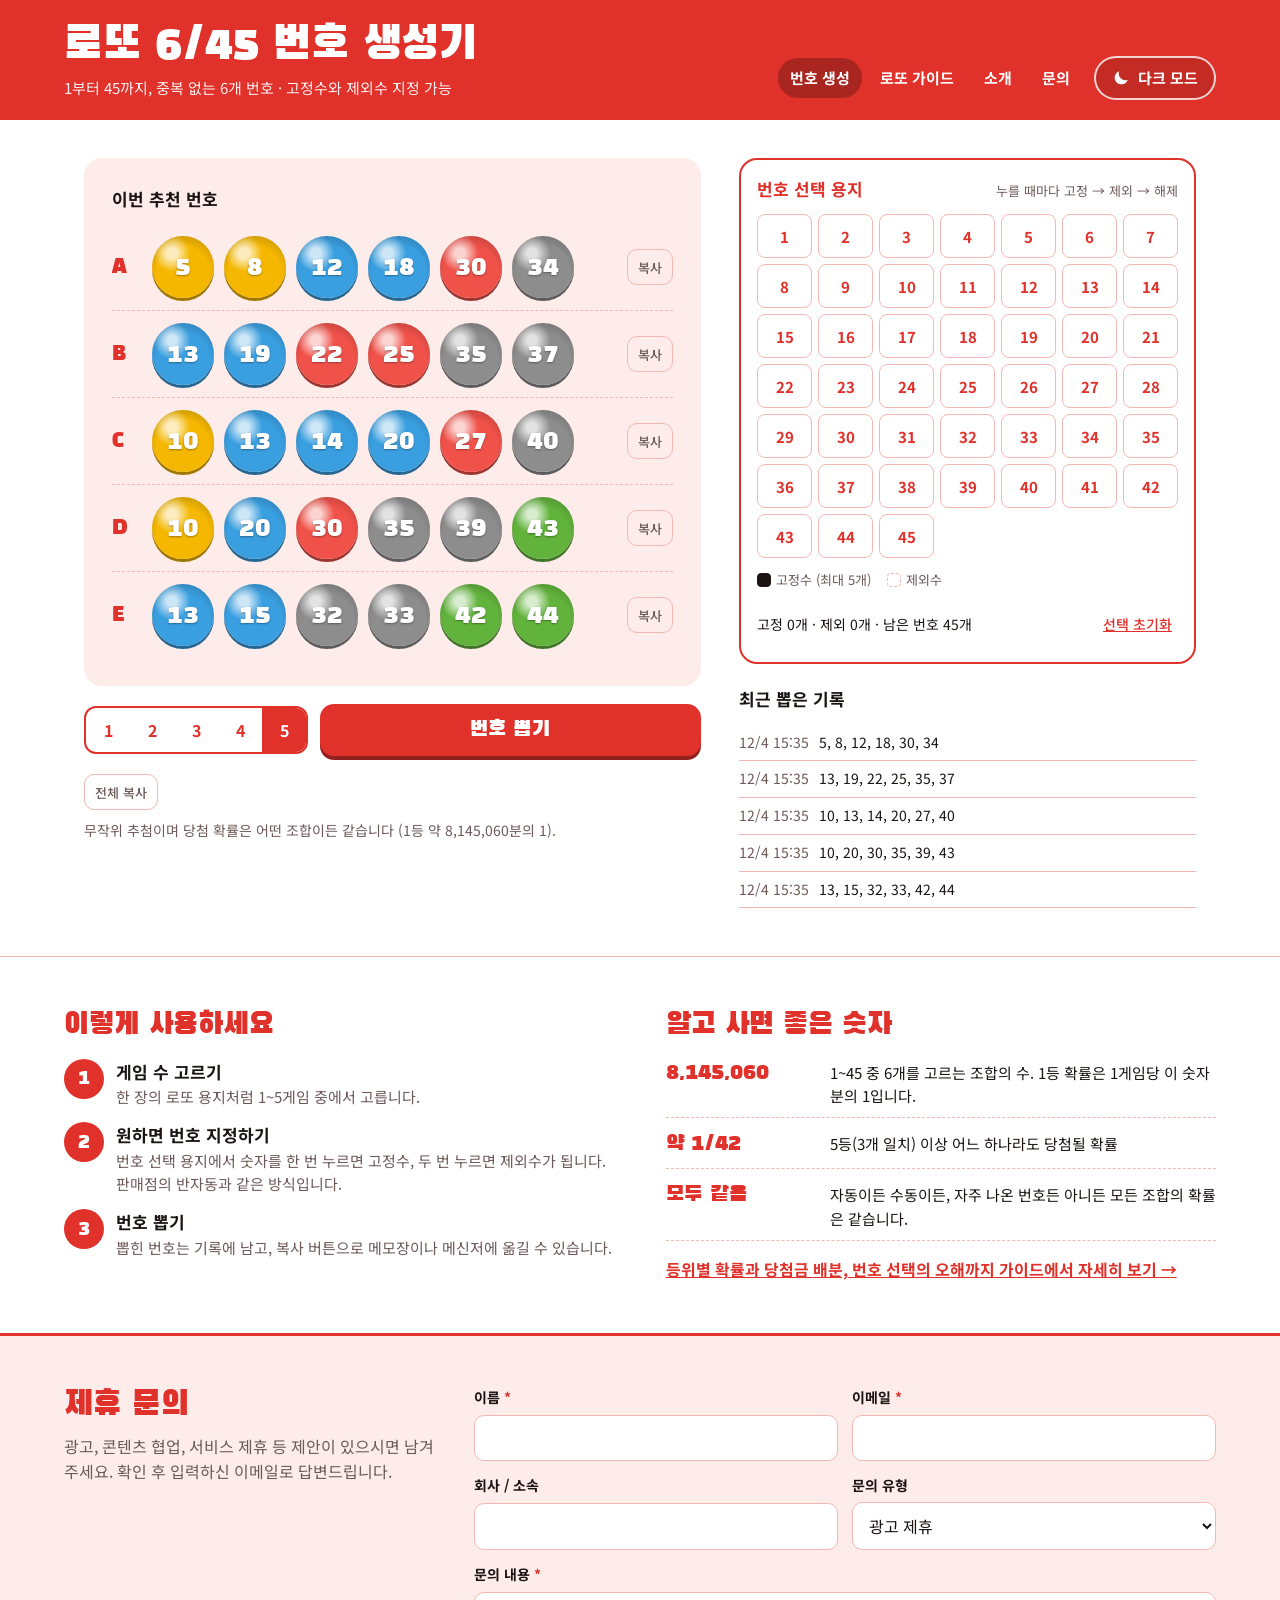
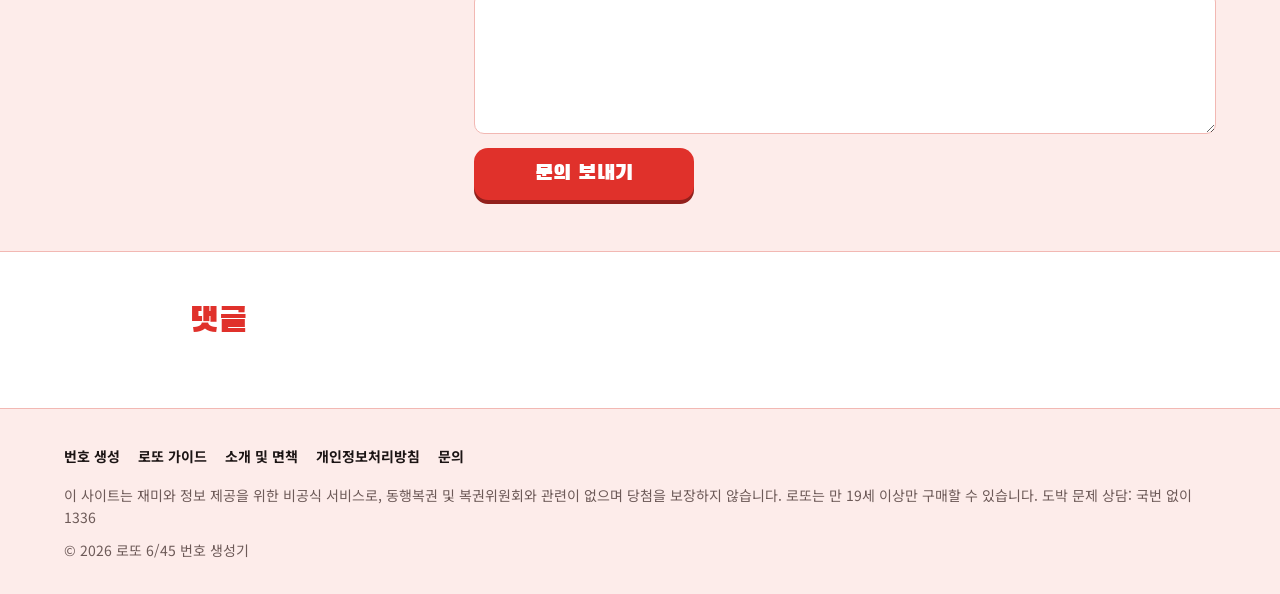
<file: index.html>
<!DOCTYPE html>
<html lang="ko">
<head>
<script async src="https://www.googletagmanager.com/gtm.js?id=GTM-5MSZVH2P"></script>
<script>
  window.dataLayer = window.dataLayer || [];
  function gtag(){dataLayer.push(arguments);}
  gtag('js', new Date());
</script>
<script type="text/javascript">
  (function(c,l,a,r,i,t,y){
    c[a]=c[a]||function(){(c[a].q=c[a].q||[]).push(arguments)};
    t=l.createElement(r);t.async=1;t.src="https://www.clarity.ms/tag/"+i;
    y=l.getElementsByTagName(r)[0];y.parentNode.insertBefore(t,y);
  })(window, document, "clarity", "script", "zj6li0sud2");
</script>
<meta charset="UTF-8">
<meta name="viewport" content="width=device-width, initial-scale=1">
<title>로또 6/45 번호 생성기 - 고정수·제외수 지원 무료 번호 추천</title>
<meta name="description" content="1부터 45까지 중복 없는 로또 번호 6개를 최대 5게임까지 무료로 뽑아 보세요. 고정수·제외수 지정, 기록 저장, 복사, 다크 모드를 지원하며 등위별 당첨 확률 가이드도 제공합니다.">
<meta property="og:type" content="website">
<meta property="og:title" content="로또 6/45 번호 생성기">
<meta property="og:description" content="고정수·제외수를 지원하는 무료 로또 번호 생성기와 당첨 확률 가이드">
<script type="application/ld+json">
{"@context":"https://schema.org","@type":"WebApplication","name":"로또 6/45 번호 생성기","applicationCategory":"UtilitiesApplication","operatingSystem":"Any","inLanguage":"ko","offers":{"@type":"Offer","price":"0","priceCurrency":"KRW"},"description":"1부터 45까지 중복 없는 로또 번호 6개를 최대 5게임까지 뽑는 무료 생성기. 고정수와 제외수를 지정할 수 있습니다."}
</script>
<meta name="google-adsense-account" content="ca-pub-9308636593112446">
<script async src="https://pagead2.googlesyndication.com/pagead/js/adsbygoogle.js?client=ca-pub-9308636593112446" crossorigin="anonymous"></script>
<script>try{var t=localStorage.getItem("lotto645-theme");if(t)document.documentElement.dataset.theme=t}catch(e){}</script>
<link rel="preconnect" href="https://fonts.googleapis.com">
<link rel="preconnect" href="https://fonts.gstatic.com" crossorigin>
<link href="https://fonts.googleapis.com/css2?family=Black+Han+Sans&family=Noto+Sans+KR:wght@400;500;700&display=swap" rel="stylesheet">
<link rel="stylesheet" href="site.css">
<style>
/* VOICE everyday, a little festive
   IDEA the paper lotto slip: red printed grid you mark, and the draw result printed above it
   PICTURE rows of large glossy balls in the real lotto band colours
   COLOUR white paper, slip red #e0312b, ink near-black; night: deep red-black paper
   TYPE Black Han Sans for title and ball numerals + Noto Sans KR
   LAYOUT laptop: results wide on the left, slip grid + controls on the right; phone: title, results, controls, slip */
:root{color-scheme:light;--bg:#ffffff;--ink:#1b1414;--red:#e0312b;--soft:#fdecea;--line:#f2b8b3;--mute:#6d5a58;--card:#fff;--ok:#1d7a3a;--head:#e0312b}
:root[data-theme=dark]{color-scheme:dark;--bg:#170d0d;--ink:#f4ecea;--red:#ff5a4f;--soft:#2a1715;--line:#5a2a26;--mute:#bca8a5;--card:#1f1212;--ok:#6fd28f;--head:#a8231c}
@media(prefers-color-scheme:dark){:root:not([data-theme]){color-scheme:dark;--bg:#170d0d;--ink:#f4ecea;--red:#ff5a4f;--soft:#2a1715;--line:#5a2a26;--mute:#bca8a5;--card:#1f1212;--ok:#6fd28f;--head:#a8231c}}
*{box-sizing:border-box;min-width:0}
html,body{margin:0}
body{background:var(--bg);color:var(--ink);font:16px/1.55 "Noto Sans KR",system-ui,sans-serif;overflow-x:clip}
header{background:var(--head);color:#fff;padding:22px max(5vw,16px) 20px}
header .in{max-width:1240px;margin:0 auto;display:flex;flex-wrap:wrap;align-items:end;justify-content:space-between;gap:8px 24px}
h1{font:400 clamp(32px,5vw,46px)/1.05 "Black Han Sans",sans-serif;margin:0;letter-spacing:-.01em}
header p{margin:6px 0 0;font-size:15px;opacity:.92}
.theme{flex:none;display:inline-flex;align-items:center;gap:8px;min-height:44px;padding:0 16px;border:2px solid rgba(255,255,255,.8);border-radius:22px;background:rgba(0,0,0,.12);color:#fff;font:700 15px "Noto Sans KR",sans-serif;cursor:pointer}
.theme:hover{background:rgba(0,0,0,.25)}
.theme svg{width:18px;height:18px;fill:currentColor}
.theme:focus-visible{outline:3px solid #fff;outline-offset:2px}
main{max-width:1240px;margin:0 auto;padding:clamp(20px,3vw,40px) max(5vw,16px) 48px;display:grid;grid-template-columns:minmax(0,1.35fr) minmax(0,1fr);gap:clamp(20px,3vw,40px);align-items:start}
h2{font-size:17px;margin:0 0 12px}
.res{background:var(--soft);border-radius:18px;padding:clamp(16px,2.4vw,28px)}
.row{display:flex;align-items:center;gap:clamp(6px,1.2vw,12px);padding:12px 0;border-bottom:1px dashed var(--line)}
.row:last-child{border-bottom:0}
.tag{flex:none;width:28px;font:400 20px "Black Han Sans",sans-serif;color:var(--red)}
.balls{display:flex;gap:clamp(5px,1vw,10px);flex:1;flex-wrap:nowrap}
.ball{--c:#aaa;flex:0 0 auto;width:clamp(38px,6.4vw,62px);aspect-ratio:1;border-radius:50%;display:grid;place-items:center;font:400 clamp(17px,2.6vw,26px)/1 "Black Han Sans",sans-serif;color:#fff;text-shadow:0 1px 2px rgba(0,0,0,.35);background:radial-gradient(circle at 32% 28%,rgba(255,255,255,.75) 0 8%,transparent 30%),radial-gradient(circle at 50% 60%,var(--c) 55%,color-mix(in srgb,var(--c),#000 28%) 100%);box-shadow:0 3px 0 color-mix(in srgb,var(--c),#000 35%)}
.ball.fix{outline:3px solid var(--ink);outline-offset:2px}
.pop .ball{animation:pop .45s cubic-bezier(.3,1.6,.5,1) both}
@keyframes pop{from{transform:scale(.2) rotate(-90deg);opacity:0}}
@media(prefers-reduced-motion:reduce){.pop .ball{animation:none}}
.copy{flex:none;margin-left:auto;background:none;border:1px solid var(--line);color:var(--mute);border-radius:10px;font:500 13px "Noto Sans KR",sans-serif;min-height:36px;padding:0 10px;cursor:pointer}
.copy:hover{color:var(--ink);border-color:var(--red)}
.empty{color:var(--mute);padding:24px 0}
.ctl{display:flex;flex-wrap:wrap;gap:12px;align-items:center;margin-top:18px}
.seg{display:flex;border:2px solid var(--red);border-radius:12px;overflow:hidden}
.seg button{background:none;border:0;color:var(--red);font:700 16px "Noto Sans KR",sans-serif;min-width:44px;min-height:44px;cursor:pointer}
.seg button[aria-pressed=true]{background:var(--red);color:#fff}
.go{flex:1 1 180px;min-height:52px;border:0;border-radius:14px;background:var(--red);color:#fff;font:400 22px "Black Han Sans",sans-serif;cursor:pointer;box-shadow:0 4px 0 color-mix(in srgb,var(--red),#000 35%)}
.go:active{transform:translateY(3px);box-shadow:0 1px 0 color-mix(in srgb,var(--red),#000 35%)}
button:focus-visible{outline:3px solid var(--ink);outline-offset:2px}
.note{font-size:14px;color:var(--mute);margin:10px 0 0}
.slip{border:2px solid var(--red);border-radius:18px;padding:16px;background:var(--card)}
.slip h2{color:var(--red);display:flex;justify-content:space-between;align-items:baseline;gap:8px;flex-wrap:wrap}
.slip h2 small{font-weight:400;font-size:13px;color:var(--mute)}
.grid{display:grid;grid-template-columns:repeat(7,minmax(0,1fr));gap:6px}
.n{min-height:44px;border:1.5px solid var(--line);border-radius:8px;background:none;color:var(--red);font:700 15px "Noto Sans KR",sans-serif;cursor:pointer;position:relative}
.n:hover{border-color:var(--red)}
.n.in{background:var(--ink);border-color:var(--ink);color:var(--bg)}
.n.out{color:var(--mute);border-style:dashed;opacity:.6}
.n.out::after{content:"";position:absolute;left:18%;right:18%;top:50%;border-top:2px solid var(--mute);transform:rotate(-30deg)}
.legend{display:flex;flex-wrap:wrap;gap:6px 16px;font-size:13px;color:var(--mute);margin-top:12px}
.legend b{display:inline-block;width:14px;height:14px;border-radius:4px;vertical-align:-2px;margin-right:5px;border:1.5px solid var(--line)}
.legend .i{background:var(--ink);border-color:var(--ink)}
.legend .o{border-style:dashed}
.sum{display:flex;flex-wrap:wrap;gap:8px;align-items:center;margin-top:12px;font-size:14px}
.sum span{white-space:nowrap}
.reset{margin-left:auto;background:none;border:0;color:var(--red);font:500 14px "Noto Sans KR",sans-serif;min-height:44px;cursor:pointer;text-decoration:underline}
.hist{margin-top:22px}
.hist ol{list-style:none;margin:0;padding:0;font-size:14px;max-height:260px;overflow:auto}
.hist li{display:flex;gap:10px;padding:7px 0;border-bottom:1px solid var(--line);font-variant-numeric:tabular-nums}
.hist time{color:var(--mute);flex:none;white-space:nowrap}
.toast{position:fixed;left:50%;bottom:24px;transform:translateX(-50%);background:var(--ink);color:var(--bg);padding:10px 18px;border-radius:12px;font-size:14px;opacity:0;transition:opacity .2s;pointer-events:none}
.toast.on{opacity:1}
.contact{background:var(--soft);border-top:3px solid var(--red);padding:clamp(28px,4vw,56px) max(5vw,16px)}
.cin{max-width:1240px;margin:0 auto;display:grid;grid-template-columns:minmax(0,1fr) minmax(0,2fr);gap:clamp(20px,3vw,48px)}
.contact h2{font:400 clamp(26px,3.4vw,34px)/1.1 "Black Han Sans",sans-serif;color:var(--red);margin:0 0 10px}
.cintro p{margin:0;color:var(--mute)}
#cform{display:grid;gap:14px}
.two{display:grid;grid-template-columns:repeat(2,minmax(0,1fr));gap:14px}
#cform label{display:grid;gap:6px;font-size:14px;font-weight:700}
.req{color:var(--red)}
#cform input,#cform select,#cform textarea{width:100%;font:16px "Noto Sans KR",sans-serif;color:var(--ink);background:var(--card);border:1.5px solid var(--line);border-radius:10px;padding:10px 12px;min-height:46px}
#cform textarea{resize:vertical}
#cform input:focus,#cform select:focus,#cform textarea:focus{outline:none;border-color:var(--red);box-shadow:0 0 0 3px color-mix(in srgb,var(--red),transparent 75%)}
#cform .bad{border-color:var(--red)}
.hp{position:absolute;left:-9999px;width:1px;height:1px;opacity:0}
.fbar{display:flex;flex-wrap:wrap;align-items:center;gap:12px}
.send{flex:0 1 220px}
.send:disabled{opacity:.6;cursor:wait}
.fmsg{margin:0;font-size:15px}
.fmsg.ok{color:var(--ok);font-weight:700}
.fmsg.err{color:var(--red);font-weight:700}
.howto{border-top:1px solid var(--line);padding:clamp(28px,4vw,56px) max(5vw,16px)}
.hin{max-width:1240px;margin:0 auto;display:grid;grid-template-columns:repeat(2,minmax(0,1fr));gap:clamp(24px,4vw,56px)}
.howto h2{font:400 clamp(24px,3vw,30px)/1.15 "Black Han Sans",sans-serif;color:var(--red);margin:0 0 16px}
.steps{list-style:none;margin:0;padding:0;counter-reset:s;display:grid;gap:14px}
.steps li{counter-increment:s;display:grid;grid-template-columns:40px minmax(0,1fr);column-gap:12px}
.steps li::before{content:counter(s);grid-row:span 2;width:40px;height:40px;border-radius:50%;background:var(--red);color:#fff;display:grid;place-items:center;font:400 20px "Black Han Sans",sans-serif}
.steps strong{font-size:17px}
.steps span{color:var(--mute);font-size:15px}
.facts{list-style:none;margin:0;padding:0;display:grid;gap:12px}
.facts li{display:grid;grid-template-columns:minmax(0,9.5em) minmax(0,1fr);gap:12px;align-items:baseline;border-bottom:1px dashed var(--line);padding-bottom:10px}
.facts b{font:400 22px "Black Han Sans",sans-serif;color:var(--red);white-space:nowrap}
.facts span{font-size:15px}
.more{margin:16px 0 0;font-weight:700}
@media(max-width:820px){.hin{grid-template-columns:minmax(0,1fr)}}
@media(max-width:600px){.facts li{grid-template-columns:minmax(0,1fr);gap:2px}}
.comments{padding:clamp(28px,4vw,56px) max(5vw,16px);border-top:1px solid var(--line)}
.cmin{max-width:900px;margin:0 auto}
.comments h2{font:400 clamp(26px,3.4vw,34px)/1.1 "Black Han Sans",sans-serif;color:var(--red);margin:0 0 16px}
@media(max-width:820px){main{grid-template-columns:minmax(0,1fr)}.cin{grid-template-columns:minmax(0,1fr)}}
@media(max-width:600px){.two{grid-template-columns:minmax(0,1fr)}.send{flex:1 1 100%}}
@media(max-width:600px){.tag{width:20px;font-size:17px}.copy{display:none}.res{padding:12px}}
</style>
</head>
<body>
<header><div class="in">
  <div>
    <h1>로또 6/45 번호 생성기</h1>
    <p>1부터 45까지, 중복 없는 6개 번호 · 고정수와 제외수 지정 가능</p>
  </div>
  <div class="tools">
    <nav aria-label="주 메뉴"><ul class="nav">
      <li><a href="./" aria-current="page">번호 생성</a></li>
      <li><a href="guide.html">로또 가이드</a></li>
      <li><a href="about.html">소개</a></li>
      <li><a href="#contact">문의</a></li>
    </ul></nav>
    <button class="theme" id="theme" aria-label="테마 바꾸기"></button>
  </div>
</div></header>

<main>
  <section>
    <div class="res" aria-live="polite">
      <h2>이번 추천 번호</h2>
      <div id="out"></div>
    </div>
    <div class="ctl">
      <div class="seg" role="group" aria-label="게임 수" id="seg"></div>
      <button class="go" id="go">번호 뽑기</button>
    </div>
    <div class="ctl">
      <button class="copy" id="copyAll" style="display:inline-block;margin-left:0">전체 복사</button>
    </div>
    <p class="note">무작위 추첨이며 당첨 확률은 어떤 조합이든 같습니다 (1등 약 8,145,060분의 1).</p>
  </section>

  <aside>
    <div class="slip">
      <h2>번호 선택 용지 <small>누를 때마다 고정 → 제외 → 해제</small></h2>
      <div class="grid" id="grid"></div>
      <div class="legend"><span><b class="i"></b>고정수 (최대 5개)</span><span><b class="o"></b>제외수</span></div>
      <div class="sum"><span id="cnt"></span><button class="reset" id="reset">선택 초기화</button></div>
    </div>
    <div class="hist">
      <h2>최근 뽑은 기록</h2>
      <ol id="hist"></ol>
    </div>
  </aside>
</main>

<section class="howto" id="howto">
  <div class="hin">
    <div>
      <h2>이렇게 사용하세요</h2>
      <ol class="steps">
        <li><strong>게임 수 고르기</strong><span>한 장의 로또 용지처럼 1~5게임 중에서 고릅니다.</span></li>
        <li><strong>원하면 번호 지정하기</strong><span>번호 선택 용지에서 숫자를 한 번 누르면 고정수, 두 번 누르면 제외수가 됩니다. 판매점의 반자동과 같은 방식입니다.</span></li>
        <li><strong>번호 뽑기</strong><span>뽑힌 번호는 기록에 남고, 복사 버튼으로 메모장이나 메신저에 옮길 수 있습니다.</span></li>
      </ol>
    </div>
    <div>
      <h2>알고 사면 좋은 숫자</h2>
      <ul class="facts">
        <li><b>8,145,060</b><span>1~45 중 6개를 고르는 조합의 수. 1등 확률은 1게임당 이 숫자분의 1입니다.</span></li>
        <li><b>약 1/42</b><span>5등(3개 일치) 이상 어느 하나라도 당첨될 확률</span></li>
        <li><b>모두 같음</b><span>자동이든 수동이든, 자주 나온 번호든 아니든 모든 조합의 확률은 같습니다.</span></li>
      </ul>
      <p class="more"><a href="guide.html">등위별 확률과 당첨금 배분, 번호 선택의 오해까지 가이드에서 자세히 보기 →</a></p>
    </div>
  </div>
</section>

<section class="contact" id="contact">
  <div class="cin">
    <div class="cintro">
      <h2>제휴 문의</h2>
      <p>광고, 콘텐츠 협업, 서비스 제휴 등 제안이 있으시면 남겨 주세요. 확인 후 입력하신 이메일로 답변드립니다.</p>
    </div>
    <form id="cform" action="https://formspree.io/f/mgakngoy" method="POST" novalidate>
      <div class="two">
        <label><span>이름 <span class="req">*</span></span><input id="f-name" name="name" required autocomplete="name"></label>
        <label><span>이메일 <span class="req">*</span></span><input id="f-email" name="email" type="email" required autocomplete="email"></label>
      </div>
      <div class="two">
        <label>회사 / 소속<input id="f-company" name="company" autocomplete="organization"></label>
        <label>문의 유형
          <select id="f-type" name="type">
            <option>광고 제휴</option><option>콘텐츠 협업</option><option>서비스 제휴</option><option>기타</option>
          </select>
        </label>
      </div>
      <label><span>문의 내용 <span class="req">*</span></span><textarea id="f-msg" name="message" rows="5" required></textarea></label>
      <input type="text" name="_gotcha" tabindex="-1" autocomplete="off" class="hp" aria-hidden="true">
      <input type="hidden" name="_subject" value="[로또 생성기] 제휴 문의">
      <div class="fbar">
        <button class="go send" id="f-send" type="submit">문의 보내기</button>
        <p class="fmsg" id="f-msg-out" role="status"></p>
      </div>
    </form>
  </div>
</section>

<section class="comments" id="comments">
  <div class="cmin">
    <h2>댓글</h2>
    <div id="disqus_thread"></div>
    <noscript>댓글을 보려면 JavaScript를 켜 주세요. <a href="https://disqus.com/?ref_noscript">comments powered by Disqus.</a></noscript>
  </div>
</section>
<footer class="foot"><div class="in">
  <nav aria-label="하단 메뉴">
    <a href="./">번호 생성</a><a href="guide.html">로또 가이드</a><a href="about.html">소개 및 면책</a><a href="privacy.html">개인정보처리방침</a><a href="#contact">문의</a>
  </nav>
  <p>이 사이트는 재미와 정보 제공을 위한 비공식 서비스로, 동행복권 및 복권위원회와 관련이 없으며 당첨을 보장하지 않습니다. 로또는 만 19세 이상만 구매할 수 있습니다. 도박 문제 상담: 국번 없이 1336</p>
  <p>© 2026 로또 6/45 번호 생성기</p>
</div></footer>
<div class="toast" id="toast"></div>

<script>
{
  const $ = id => document.getElementById(id);
  const color = n => n <= 10 ? "#f5b700" : n <= 20 ? "#3a9fe0" : n <= 30 ? "#f0524a" : n <= 40 ? "#8d8d8d" : "#62b33c";
  const st = { games: 5, mark: {}, sets: [], hist: [] };
  try { Object.assign(st, JSON.parse(localStorage.getItem("lotto645") || "{}")); } catch (e) {}
  const save = () => { try { localStorage.setItem("lotto645", JSON.stringify({ games: st.games, mark: st.mark, hist: st.hist })); } catch (e) {} };

  const fixed = () => Object.keys(st.mark).filter(k => st.mark[k] === "in").map(Number);
  const banned = () => Object.keys(st.mark).filter(k => st.mark[k] === "out").map(Number);

  function rand(max) {
    if (window.crypto && crypto.getRandomValues) {
      const a = new Uint32Array(1), lim = Math.floor(4294967296 / max) * max;
      do crypto.getRandomValues(a); while (a[0] >= lim);
      return a[0] % max;
    }
    return Math.floor(Math.random() * max);
  }

  function draw() {
    const pick = new Set(fixed());
    const pool = [];
    for (let i = 1; i <= 45; i++) if (!pick.has(i) && st.mark[i] !== "out") pool.push(i);
    while (pick.size < 6) pick.add(pool.splice(rand(pool.length), 1)[0]);
    return [...pick].sort((a, b) => a - b);
  }

  const ballHtml = (n, i) => `<span class="ball${st.mark[n] === "in" ? " fix" : ""}" style="--c:${color(n)};animation-delay:${i * 70}ms">${n}</span>`;
  const label = i => "ABCDE"[i];

  function renderOut(animate) {
    const out = $("out");
    if (!st.sets.length) { out.innerHTML = '<p class="empty">아래 버튼을 눌러 번호를 뽑아 보세요.</p>'; return; }
    out.className = animate ? "pop" : "";
    out.innerHTML = st.sets.map((s, i) => `<div class="row"><span class="tag">${label(i)}</span><div class="balls">${s.map(ballHtml).join("")}</div><button class="copy" data-i="${i}">복사</button></div>`).join("");
  }

  function renderSeg() {
    $("seg").innerHTML = [1, 2, 3, 4, 5].map(n => `<button data-g="${n}" aria-pressed="${n === st.games}">${n}</button>`).join("");
  }

  function renderGrid() {
    let h = "";
    for (let i = 1; i <= 45; i++) {
      const m = st.mark[i];
      h += `<button class="n ${m || ""}" data-n="${i}" aria-label="${i}번 ${m === "in" ? "고정" : m === "out" ? "제외" : ""}">${i}</button>`;
    }
    $("grid").innerHTML = h;
    $("cnt").textContent = `고정 ${fixed().length}개 · 제외 ${banned().length}개 · 남은 번호 ${45 - banned().length}개`;
  }

  function renderHist() {
    $("hist").innerHTML = st.hist.length
      ? st.hist.map(h => `<li><time>${h.t}</time><span>${h.n.join(", ")}</span></li>`).join("")
      : '<li><span style="color:var(--mute)">아직 기록이 없습니다.</span></li>';
  }

  function toast(msg) {
    const t = $("toast");
    t.textContent = msg; t.classList.add("on");
    clearTimeout(toast.k); toast.k = setTimeout(() => t.classList.remove("on"), 1600);
  }

  async function copy(text) {
    try { await navigator.clipboard.writeText(text); toast("복사했습니다"); }
    catch (e) { toast("복사가 막혀 있어요. 직접 선택해 복사해 주세요."); }
  }

  function generate() {
    st.sets = Array.from({ length: st.games }, draw);
    const d = new Date(), t = `${d.getMonth() + 1}/${d.getDate()} ${String(d.getHours()).padStart(2, "0")}:${String(d.getMinutes()).padStart(2, "0")}`;
    st.hist = st.sets.map(n => ({ t, n })).concat(st.hist).slice(0, 30);
    renderOut(true); renderHist(); save();
  }

  $("go").addEventListener("click", generate);
  $("seg").addEventListener("click", e => {
    const b = e.target.closest("button"); if (!b) return;
    st.games = +b.dataset.g; renderSeg(); save();
  });
  $("grid").addEventListener("click", e => {
    const b = e.target.closest("button"); if (!b) return;
    const n = +b.dataset.n, m = st.mark[n];
    if (!m) {
      if (fixed().length >= 5) { st.mark[n] = "out"; toast("고정수는 최대 5개라서 제외수로 지정했어요"); }
      else st.mark[n] = "in";
    } else if (m === "in") st.mark[n] = "out";
    else delete st.mark[n];
    if (45 - banned().length < 6) { delete st.mark[n]; toast("최소 6개 번호는 남겨야 해요"); }
    renderGrid(); save();
  });
  $("reset").addEventListener("click", () => { st.mark = {}; renderGrid(); save(); });
  $("out").addEventListener("click", e => {
    const b = e.target.closest(".copy"); if (b) copy(st.sets[+b.dataset.i].join(", "));
  });
  $("copyAll").addEventListener("click", () => {
    if (!st.sets.length) return toast("먼저 번호를 뽑아 주세요");
    copy(st.sets.map((s, i) => `${label(i)}: ${s.join(", ")}`).join("\n"));
  });

  const sun = '<svg viewBox="0 0 24 24" aria-hidden="true"><circle cx="12" cy="12" r="5"/><g stroke="currentColor" stroke-width="2" stroke-linecap="round"><path d="M12 1v3M12 20v3M1 12h3M20 12h3M4.2 4.2l2.1 2.1M17.7 17.7l2.1 2.1M4.2 19.8l2.1-2.1M17.7 6.3l2.1-2.1"/></g></svg>';
  const moon = '<svg viewBox="0 0 24 24" aria-hidden="true"><path d="M21 14.5A9 9 0 0 1 9.5 3a9 9 0 1 0 11.5 11.5z"/></svg>';
  const sysDark = () => window.matchMedia && matchMedia("(prefers-color-scheme: dark)").matches;
  let theme = null;
  try { theme = localStorage.getItem("lotto645-theme"); } catch (e) {}
  function applyTheme() {
    const t = theme || (sysDark() ? "dark" : "light");
    document.documentElement.dataset.theme = t;
    $("theme").innerHTML = t === "dark" ? `${sun}화이트 모드` : `${moon}다크 모드`;
    $("theme").setAttribute("aria-label", t === "dark" ? "화이트 모드로 바꾸기" : "다크 모드로 바꾸기");
  }
  $("theme").addEventListener("click", () => {
    theme = document.documentElement.dataset.theme === "dark" ? "light" : "dark";
    try { localStorage.setItem("lotto645-theme", theme); } catch (e) {}
    applyTheme();
    reloadDisqus();
  });

  // Disqus comments. Disqus picks its light/dark look from the page colours when it loads,
  // so it is reloaded after a theme switch.
  const pageUrl = location.origin + location.pathname;
  window.disqus_config = function () {
    this.page.url = pageUrl;
    this.page.identifier = "lotto-645-home";
  };
  function reloadDisqus() {
    if (window.DISQUS) window.DISQUS.reset({ reload: true, config: window.disqus_config });
  }
  (function () {
    const s = document.createElement("script");
    s.src = "https://practice-ucoh8lpaop.disqus.com/embed.js";
    s.setAttribute("data-timestamp", +new Date());
    (document.head || document.body).appendChild(s);
  })();
  try {
    const mq = matchMedia("(prefers-color-scheme: dark)"), onSys = () => { if (!theme) { applyTheme(); reloadDisqus(); } };
    if (mq.addEventListener) mq.addEventListener("change", onSys); else mq.addListener(onSys);
  } catch (e) {}
  applyTheme();

  const form = $("cform"), out = $("f-msg-out"), send = $("f-send");
  const setMsg = (t, c) => { out.textContent = t; out.className = "fmsg " + (c || ""); };
  form.addEventListener("submit", async e => {
    e.preventDefault();
    const need = [$("f-name"), $("f-email"), $("f-msg")];
    need.forEach(el => el.classList.toggle("bad", !el.value.trim()));
    const em = $("f-email");
    if (em.value.trim() && !/^[^\s@]+@[^\s@]+\.[^\s@]+$/.test(em.value.trim())) em.classList.add("bad");
    const firstBad = form.querySelector(".bad");
    if (firstBad) { setMsg("표시된 항목을 확인해 주세요.", "err"); firstBad.focus(); return; }
    send.disabled = true; send.textContent = "보내는 중…"; setMsg("");
    try {
      const r = await fetch(form.action, { method: "POST", body: new FormData(form), headers: { Accept: "application/json" } });
      if (r.ok) { form.reset(); setMsg("문의가 접수되었습니다. 감사합니다!", "ok"); }
      else {
        const d = await r.json().catch(() => ({}));
        setMsg((d.errors && d.errors.map(x => x.message).join(", ")) || "전송에 실패했어요. 잠시 후 다시 시도해 주세요.", "err");
      }
    } catch (err) {
      setMsg("네트워크 오류로 전송하지 못했어요. 잠시 후 다시 시도해 주세요.", "err");
    }
    send.disabled = false; send.textContent = "문의 보내기";
  });
  form.addEventListener("input", e => { if (e.target.classList.contains("bad") && e.target.value.trim()) e.target.classList.remove("bad"); });

  renderSeg(); renderGrid();
  generate();
}
</script>
</body>
</html>
</file>
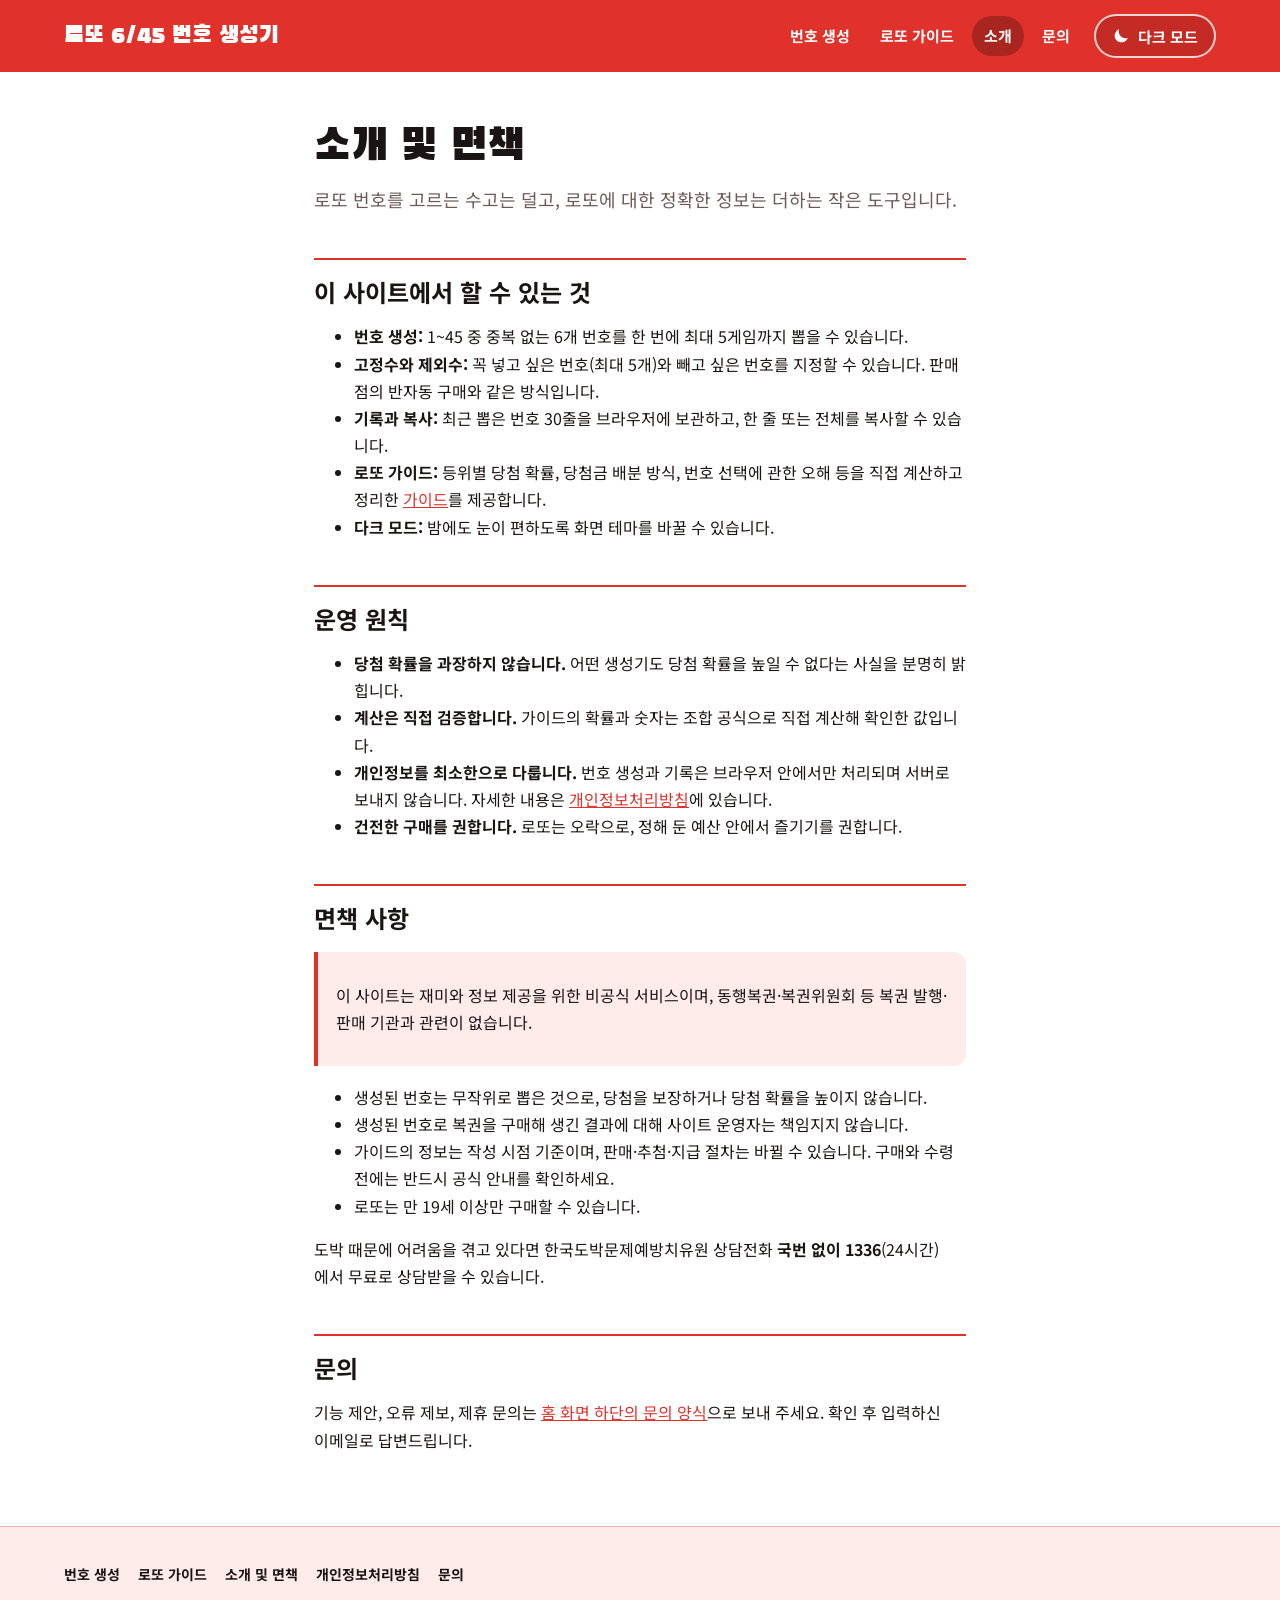
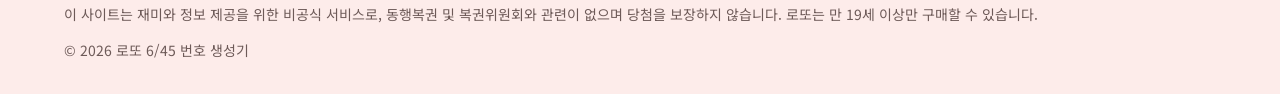
<file: about.html>
<!DOCTYPE html>
<html lang="ko">
<head>
<script async src="https://www.googletagmanager.com/gtm.js?id=GTM-5MSZVH2P"></script>
<script>
  window.dataLayer = window.dataLayer || [];
  function gtag(){dataLayer.push(arguments);}
  gtag('js', new Date());
</script>
<script type="text/javascript">
  (function(c,l,a,r,i,t,y){
    c[a]=c[a]||function(){(c[a].q=c[a].q||[]).push(arguments)};
    t=l.createElement(r);t.async=1;t.src="https://www.clarity.ms/tag/"+i;
    y=l.getElementsByTagName(r)[0];y.parentNode.insertBefore(t,y);
  })(window, document, "clarity", "script", "zj6li0sud2");
</script>
<meta charset="UTF-8">
<meta name="viewport" content="width=device-width, initial-scale=1">
<title>소개 및 면책 - 로또 6/45 번호 생성기</title>
<meta name="description" content="로또 6/45 번호 생성기가 어떤 서비스인지, 무엇을 할 수 있고 무엇을 약속하지 않는지, 운영 원칙과 면책 사항을 안내합니다.">
<meta name="google-adsense-account" content="ca-pub-9308636593112446">
<script async src="https://pagead2.googlesyndication.com/pagead/js/adsbygoogle.js?client=ca-pub-9308636593112446" crossorigin="anonymous"></script>
<script>try{var t=localStorage.getItem("lotto645-theme");if(t)document.documentElement.dataset.theme=t}catch(e){}</script>
<link rel="preconnect" href="https://fonts.googleapis.com">
<link rel="preconnect" href="https://fonts.gstatic.com" crossorigin>
<link href="https://fonts.googleapis.com/css2?family=Black+Han+Sans&family=Noto+Sans+KR:wght@400;500;700&display=swap" rel="stylesheet">
<link rel="stylesheet" href="site.css">
</head>
<body>
<header class="top"><div class="in">
  <a class="brand" href="./">로또 6/45 번호 생성기</a>
  <div class="tools">
    <nav aria-label="주 메뉴"><ul class="nav">
      <li><a href="./">번호 생성</a></li>
      <li><a href="guide.html">로또 가이드</a></li>
      <li><a href="about.html" aria-current="page">소개</a></li>
      <li><a href="./#contact">문의</a></li>
    </ul></nav>
    <button class="theme" id="theme" aria-label="테마 바꾸기"></button>
  </div>
</div></header>

<main class="doc">
  <article>
    <h1>소개 및 면책</h1>
    <p class="lead">로또 번호를 고르는 수고는 덜고, 로또에 대한 정확한 정보는 더하는 작은 도구입니다.</p>

    <h2>이 사이트에서 할 수 있는 것</h2>
    <ul>
      <li><strong>번호 생성:</strong> 1~45 중 중복 없는 6개 번호를 한 번에 최대 5게임까지 뽑을 수 있습니다.</li>
      <li><strong>고정수와 제외수:</strong> 꼭 넣고 싶은 번호(최대 5개)와 빼고 싶은 번호를 지정할 수 있습니다. 판매점의 반자동 구매와 같은 방식입니다.</li>
      <li><strong>기록과 복사:</strong> 최근 뽑은 번호 30줄을 브라우저에 보관하고, 한 줄 또는 전체를 복사할 수 있습니다.</li>
      <li><strong>로또 가이드:</strong> 등위별 당첨 확률, 당첨금 배분 방식, 번호 선택에 관한 오해 등을 직접 계산하고 정리한 <a href="guide.html">가이드</a>를 제공합니다.</li>
      <li><strong>다크 모드:</strong> 밤에도 눈이 편하도록 화면 테마를 바꿀 수 있습니다.</li>
    </ul>

    <h2>운영 원칙</h2>
    <ul>
      <li><strong>당첨 확률을 과장하지 않습니다.</strong> 어떤 생성기도 당첨 확률을 높일 수 없다는 사실을 분명히 밝힙니다.</li>
      <li><strong>계산은 직접 검증합니다.</strong> 가이드의 확률과 숫자는 조합 공식으로 직접 계산해 확인한 값입니다.</li>
      <li><strong>개인정보를 최소한으로 다룹니다.</strong> 번호 생성과 기록은 브라우저 안에서만 처리되며 서버로 보내지 않습니다. 자세한 내용은 <a href="privacy.html">개인정보처리방침</a>에 있습니다.</li>
      <li><strong>건전한 구매를 권합니다.</strong> 로또는 오락으로, 정해 둔 예산 안에서 즐기기를 권합니다.</li>
    </ul>

    <h2>면책 사항</h2>
    <div class="box">
      <p>이 사이트는 재미와 정보 제공을 위한 비공식 서비스이며, 동행복권·복권위원회 등 복권 발행·판매 기관과 관련이 없습니다.</p>
    </div>
    <ul>
      <li>생성된 번호는 무작위로 뽑은 것으로, 당첨을 보장하거나 당첨 확률을 높이지 않습니다.</li>
      <li>생성된 번호로 복권을 구매해 생긴 결과에 대해 사이트 운영자는 책임지지 않습니다.</li>
      <li>가이드의 정보는 작성 시점 기준이며, 판매·추첨·지급 절차는 바뀔 수 있습니다. 구매와 수령 전에는 반드시 공식 안내를 확인하세요.</li>
      <li>로또는 만 19세 이상만 구매할 수 있습니다.</li>
    </ul>
    <p>도박 때문에 어려움을 겪고 있다면 한국도박문제예방치유원 상담전화 <strong>국번 없이 1336</strong>(24시간)에서 무료로 상담받을 수 있습니다.</p>

    <h2>문의</h2>
    <p>기능 제안, 오류 제보, 제휴 문의는 <a href="./#contact">홈 화면 하단의 문의 양식</a>으로 보내 주세요. 확인 후 입력하신 이메일로 답변드립니다.</p>
  </article>
</main>

<footer class="foot"><div class="in">
  <nav aria-label="하단 메뉴">
    <a href="./">번호 생성</a><a href="guide.html">로또 가이드</a><a href="about.html">소개 및 면책</a><a href="privacy.html">개인정보처리방침</a><a href="./#contact">문의</a>
  </nav>
  <p>이 사이트는 재미와 정보 제공을 위한 비공식 서비스로, 동행복권 및 복권위원회와 관련이 없으며 당첨을 보장하지 않습니다. 로또는 만 19세 이상만 구매할 수 있습니다.</p>
  <p>© 2026 로또 6/45 번호 생성기</p>
</div></footer>
<script src="common.js"></script>
</body>
</html>
</file>
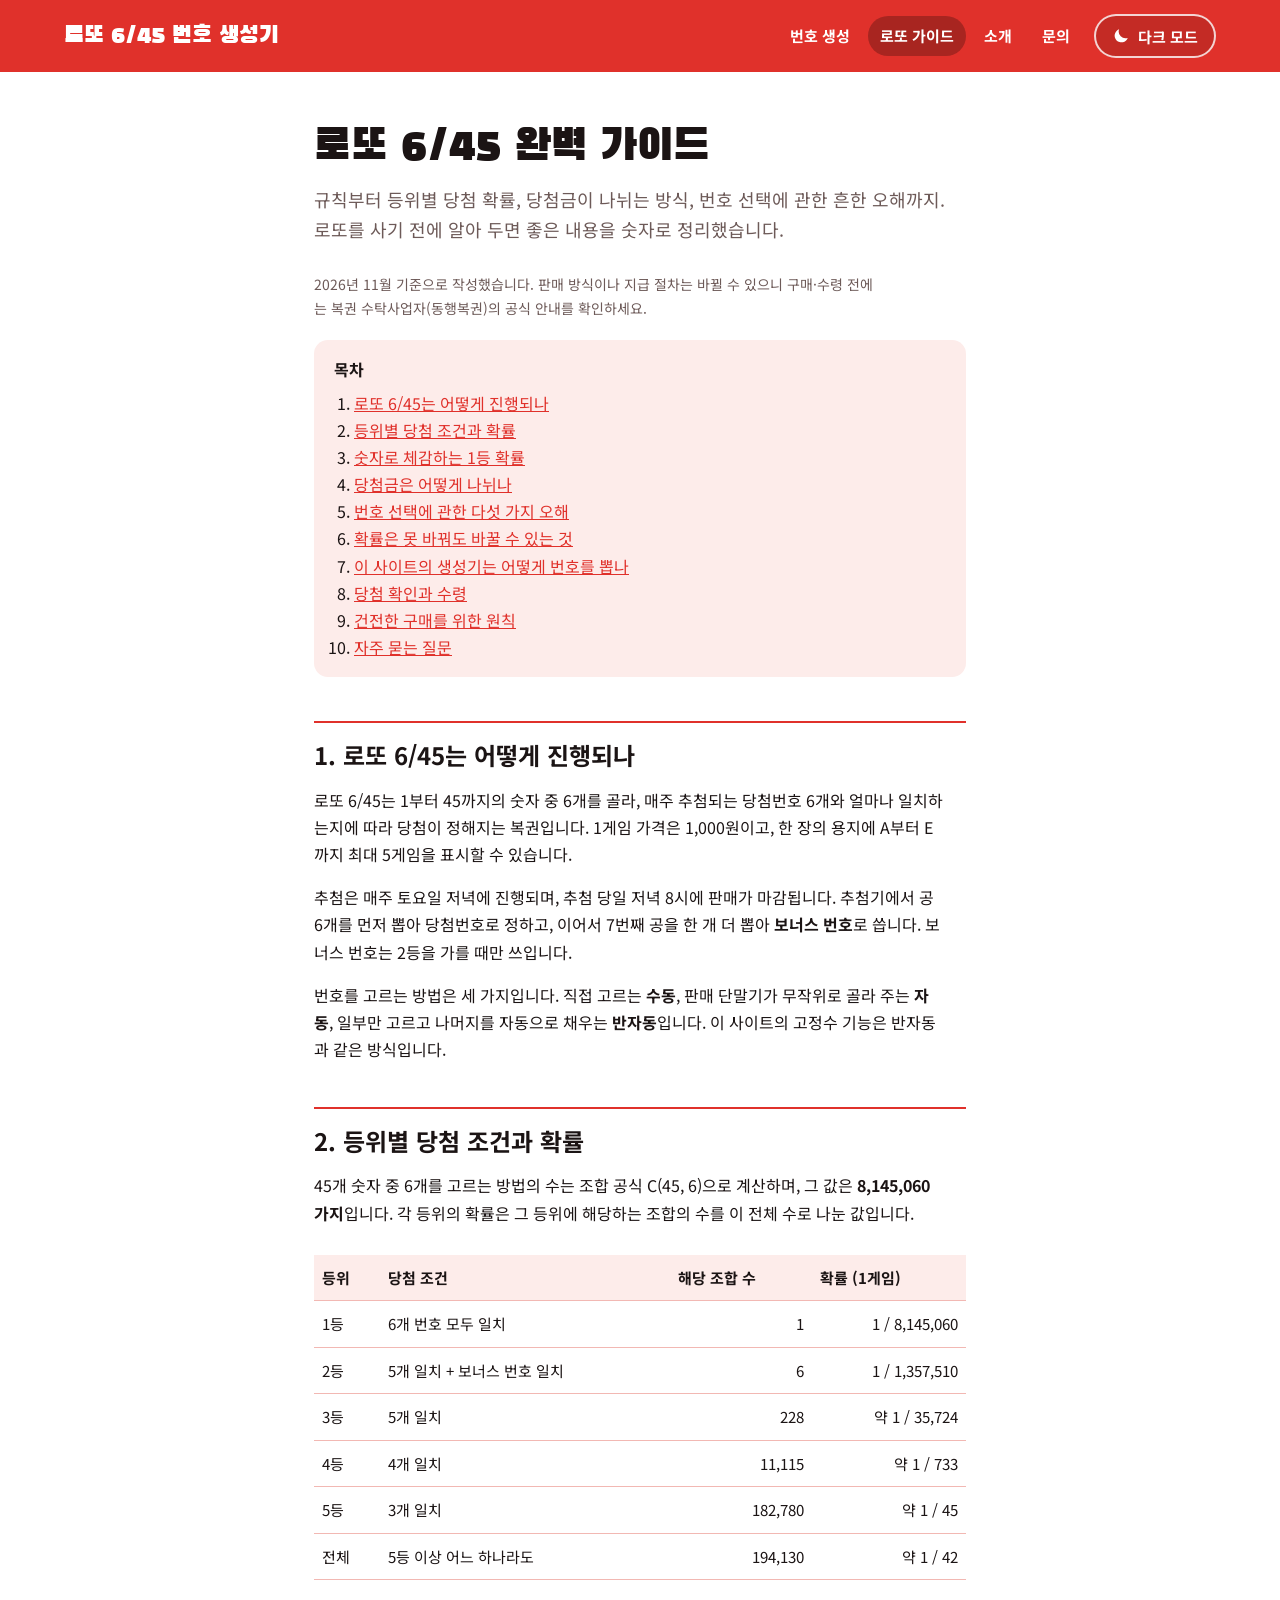
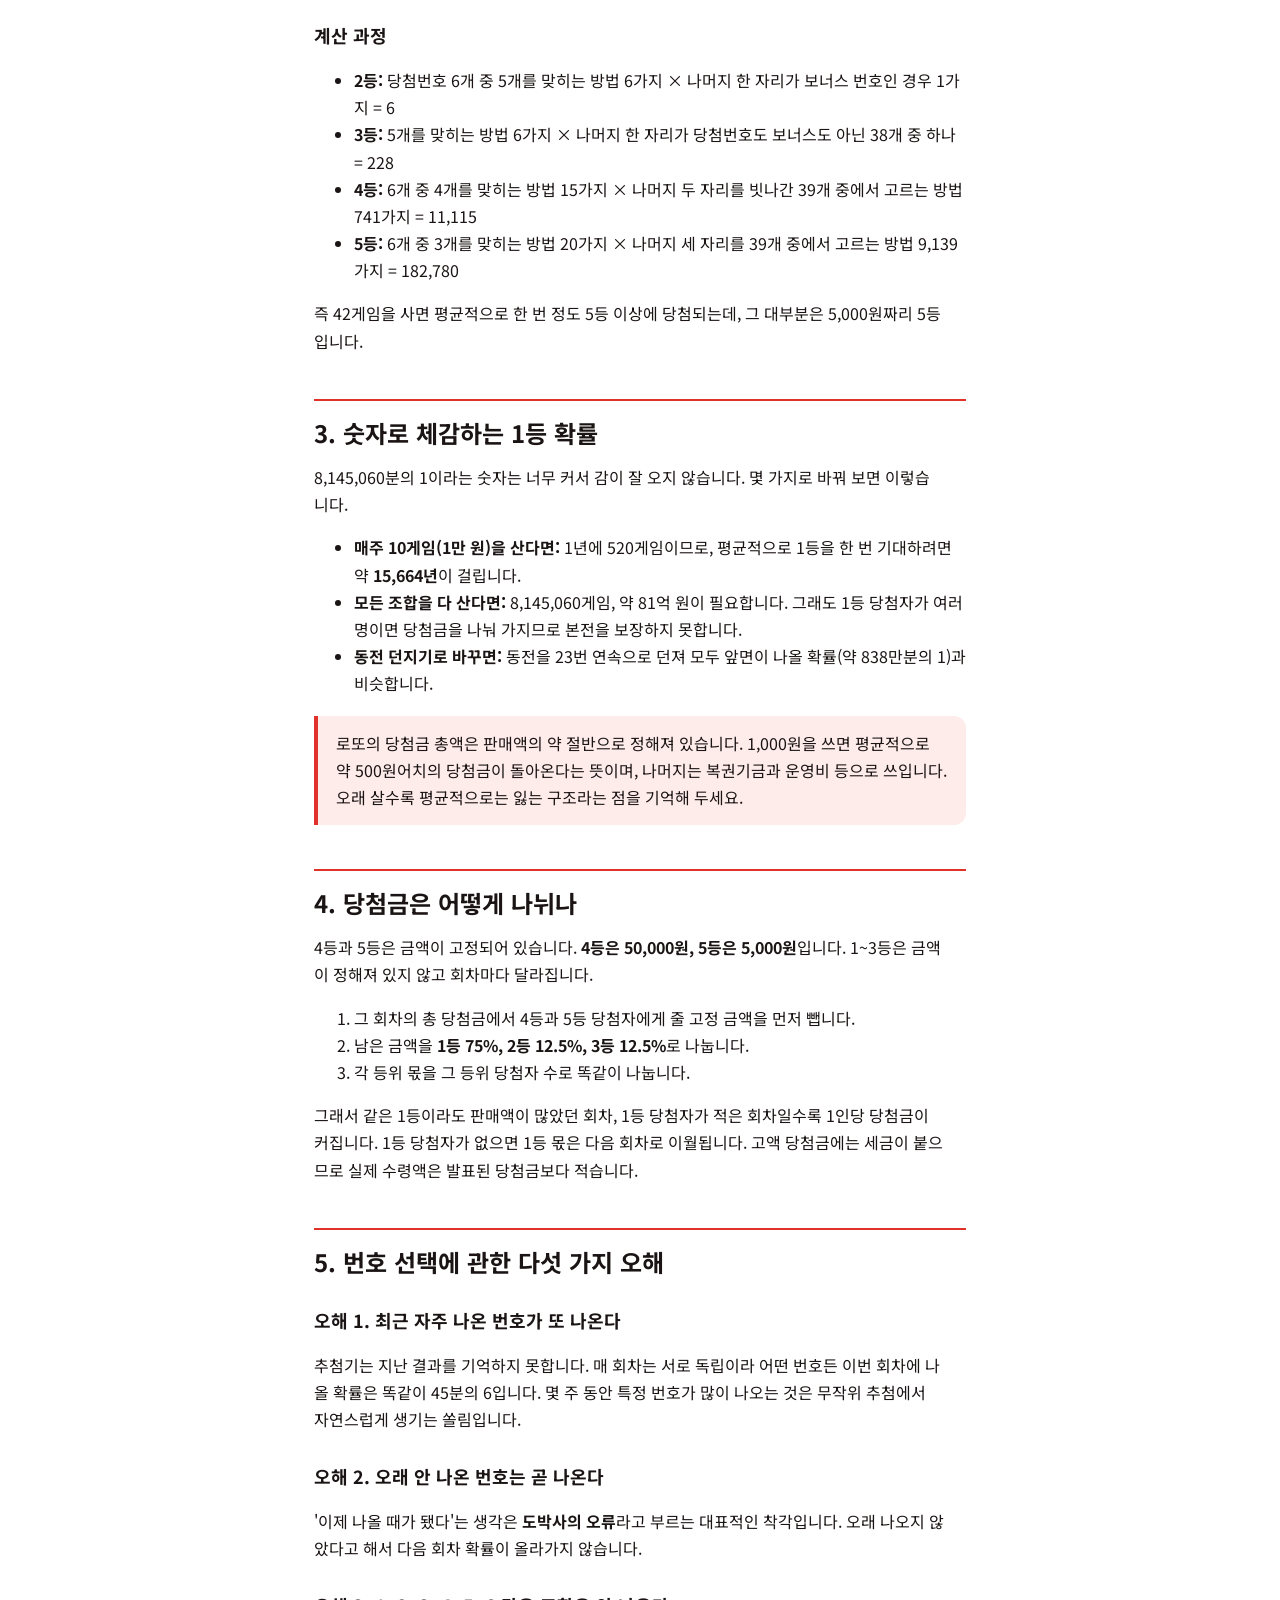
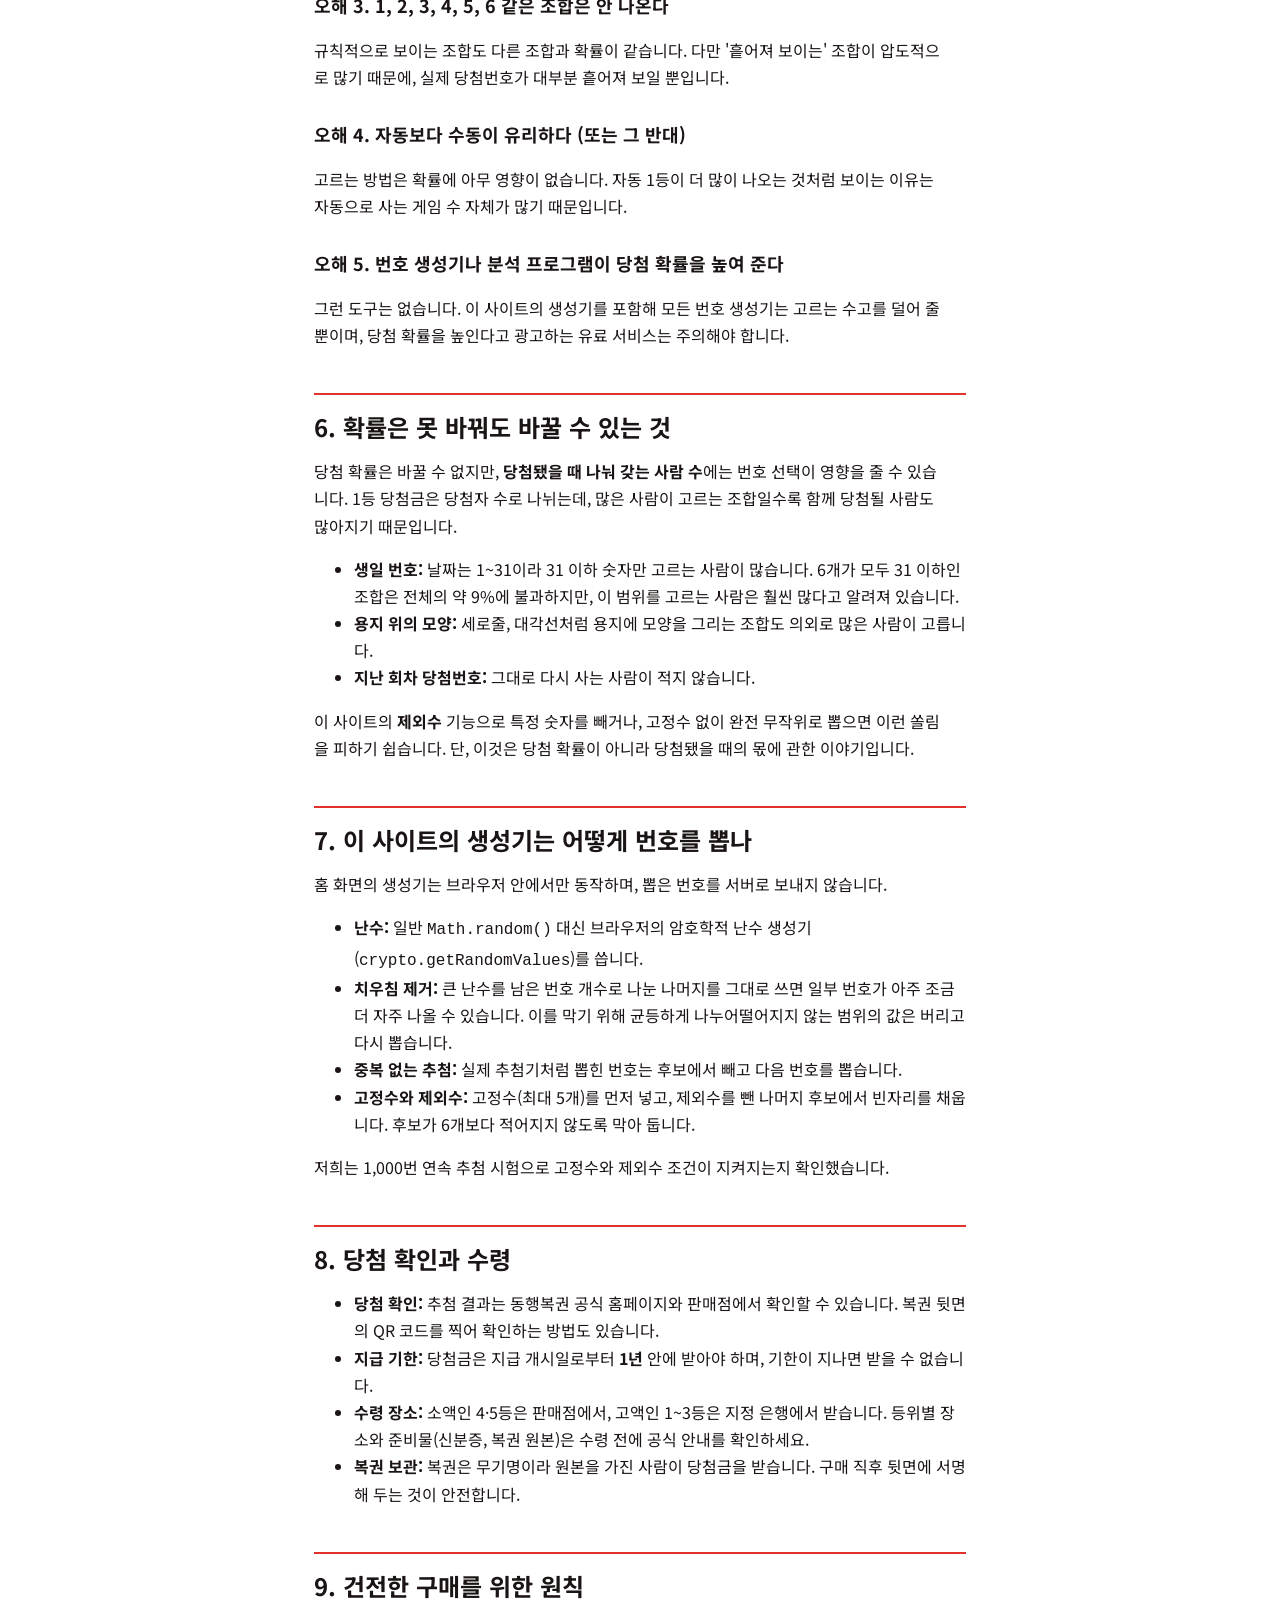
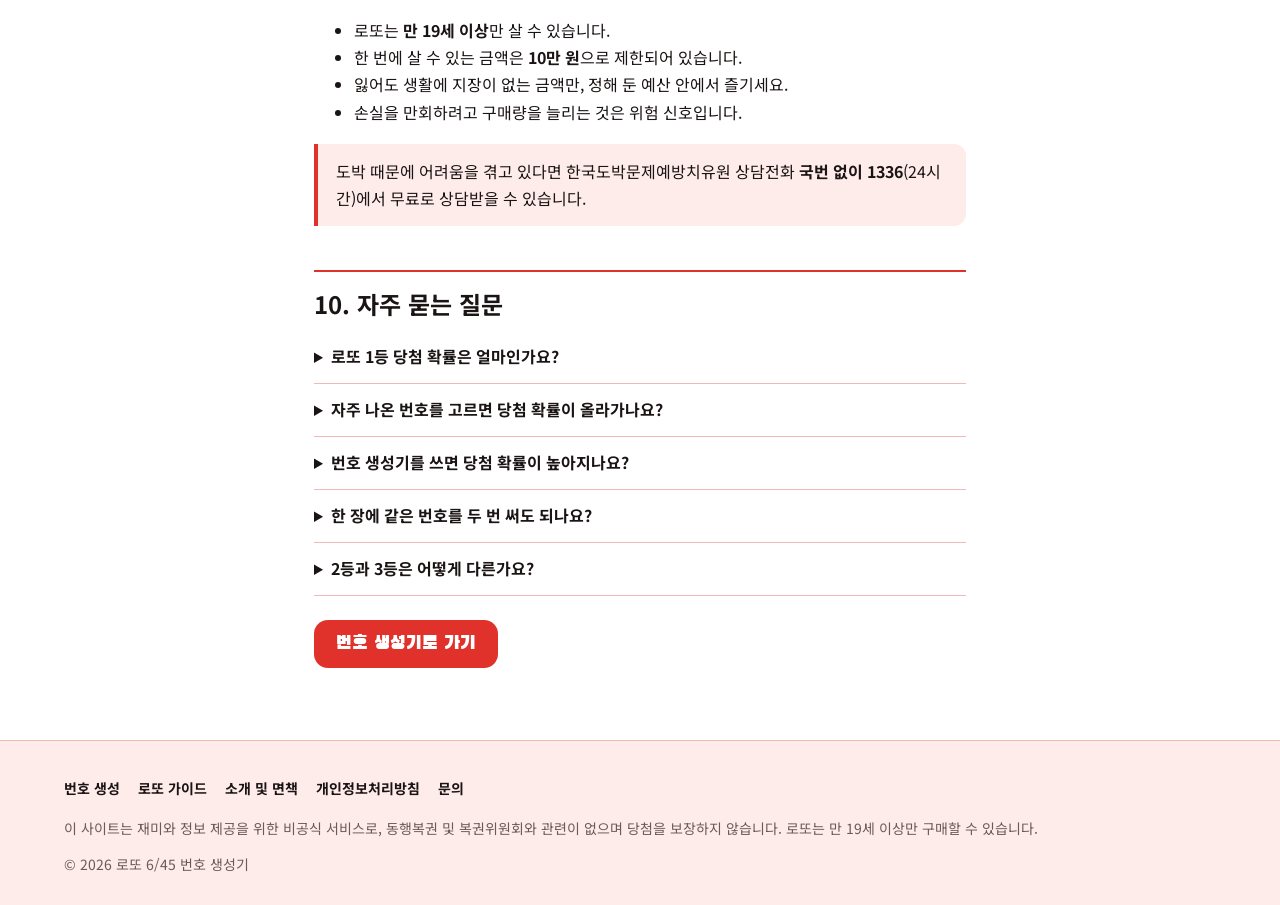
<file: guide.html>
<!DOCTYPE html>
<html lang="ko">
<head>
<script async src="https://www.googletagmanager.com/gtm.js?id=GTM-5MSZVH2P"></script>
<script>
  window.dataLayer = window.dataLayer || [];
  function gtag(){dataLayer.push(arguments);}
  gtag('js', new Date());
</script>
<script type="text/javascript">
  (function(c,l,a,r,i,t,y){
    c[a]=c[a]||function(){(c[a].q=c[a].q||[]).push(arguments)};
    t=l.createElement(r);t.async=1;t.src="https://www.clarity.ms/tag/"+i;
    y=l.getElementsByTagName(r)[0];y.parentNode.insertBefore(t,y);
  })(window, document, "clarity", "script", "zj6li0sud2");
</script>
<meta charset="UTF-8">
<meta name="viewport" content="width=device-width, initial-scale=1">
<title>로또 6/45 완벽 가이드 - 규칙, 당첨 확률, 번호 선택의 진실</title>
<meta name="description" content="로또 6/45의 규칙과 등위별 당첨 조건, 정확한 당첨 확률 계산, 당첨금 배분 방식, 번호 선택에 관한 흔한 오해와 건전한 구매 습관까지 한 번에 정리했습니다.">
<meta property="og:type" content="article">
<meta property="og:title" content="로또 6/45 완벽 가이드">
<meta property="og:description" content="규칙, 등위별 당첨 확률, 당첨금 배분, 번호 선택에 관한 오해를 한 번에 정리했습니다.">
<meta name="google-adsense-account" content="ca-pub-9308636593112446">
<script async src="https://pagead2.googlesyndication.com/pagead/js/adsbygoogle.js?client=ca-pub-9308636593112446" crossorigin="anonymous"></script>
<script>try{var t=localStorage.getItem("lotto645-theme");if(t)document.documentElement.dataset.theme=t}catch(e){}</script>
<link rel="preconnect" href="https://fonts.googleapis.com">
<link rel="preconnect" href="https://fonts.gstatic.com" crossorigin>
<link href="https://fonts.googleapis.com/css2?family=Black+Han+Sans&family=Noto+Sans+KR:wght@400;500;700&display=swap" rel="stylesheet">
<link rel="stylesheet" href="site.css">
<script type="application/ld+json">
{"@context":"https://schema.org","@type":"FAQPage","mainEntity":[
{"@type":"Question","name":"로또 1등 당첨 확률은 얼마인가요?","acceptedAnswer":{"@type":"Answer","text":"1부터 45까지 중 6개를 고르는 조합은 8,145,060가지이므로 1게임당 1등 확률은 8,145,060분의 1입니다."}},
{"@type":"Question","name":"자주 나온 번호를 고르면 당첨 확률이 올라가나요?","acceptedAnswer":{"@type":"Answer","text":"아닙니다. 매 회차 추첨은 이전 결과와 독립이므로 모든 조합의 당첨 확률은 같습니다."}},
{"@type":"Question","name":"번호 생성기를 쓰면 당첨 확률이 높아지나요?","acceptedAnswer":{"@type":"Answer","text":"높아지지 않습니다. 생성기는 고르는 수고를 덜어 줄 뿐이며, 어떤 방법으로 고른 조합이든 확률은 같습니다."}}
]}
</script>
</head>
<body>
<header class="top"><div class="in">
  <a class="brand" href="./">로또 6/45 번호 생성기</a>
  <div class="tools">
    <nav aria-label="주 메뉴"><ul class="nav">
      <li><a href="./">번호 생성</a></li>
      <li><a href="guide.html" aria-current="page">로또 가이드</a></li>
      <li><a href="about.html">소개</a></li>
      <li><a href="./#contact">문의</a></li>
    </ul></nav>
    <button class="theme" id="theme" aria-label="테마 바꾸기"></button>
  </div>
</div></header>

<main class="doc">
  <article>
    <h1>로또 6/45 완벽 가이드</h1>
    <p class="lead">규칙부터 등위별 당첨 확률, 당첨금이 나뉘는 방식, 번호 선택에 관한 흔한 오해까지. 로또를 사기 전에 알아 두면 좋은 내용을 숫자로 정리했습니다.</p>
    <p class="meta">2026년 11월 기준으로 작성했습니다. 판매 방식이나 지급 절차는 바뀔 수 있으니 구매·수령 전에는 복권 수탁사업자(동행복권)의 공식 안내를 확인하세요.</p>

    <nav class="toc" aria-label="목차">
      <strong>목차</strong>
      <ol>
        <li><a href="#rules">로또 6/45는 어떻게 진행되나</a></li>
        <li><a href="#odds">등위별 당첨 조건과 확률</a></li>
        <li><a href="#feel">숫자로 체감하는 1등 확률</a></li>
        <li><a href="#prize">당첨금은 어떻게 나뉘나</a></li>
        <li><a href="#myths">번호 선택에 관한 다섯 가지 오해</a></li>
        <li><a href="#split">확률은 못 바꿔도 바꿀 수 있는 것</a></li>
        <li><a href="#how">이 사이트의 생성기는 어떻게 번호를 뽑나</a></li>
        <li><a href="#claim">당첨 확인과 수령</a></li>
        <li><a href="#healthy">건전한 구매를 위한 원칙</a></li>
        <li><a href="#faq">자주 묻는 질문</a></li>
      </ol>
    </nav>

    <h2 id="rules">1. 로또 6/45는 어떻게 진행되나</h2>
    <p>로또 6/45는 1부터 45까지의 숫자 중 6개를 골라, 매주 추첨되는 당첨번호 6개와 얼마나 일치하는지에 따라 당첨이 정해지는 복권입니다. 1게임 가격은 1,000원이고, 한 장의 용지에 A부터 E까지 최대 5게임을 표시할 수 있습니다.</p>
    <p>추첨은 매주 토요일 저녁에 진행되며, 추첨 당일 저녁 8시에 판매가 마감됩니다. 추첨기에서 공 6개를 먼저 뽑아 당첨번호로 정하고, 이어서 7번째 공을 한 개 더 뽑아 <strong>보너스 번호</strong>로 씁니다. 보너스 번호는 2등을 가를 때만 쓰입니다.</p>
    <p>번호를 고르는 방법은 세 가지입니다. 직접 고르는 <strong>수동</strong>, 판매 단말기가 무작위로 골라 주는 <strong>자동</strong>, 일부만 고르고 나머지를 자동으로 채우는 <strong>반자동</strong>입니다. 이 사이트의 고정수 기능은 반자동과 같은 방식입니다.</p>

    <h2 id="odds">2. 등위별 당첨 조건과 확률</h2>
    <p>45개 숫자 중 6개를 고르는 방법의 수는 조합 공식 C(45, 6)으로 계산하며, 그 값은 <strong>8,145,060가지</strong>입니다. 각 등위의 확률은 그 등위에 해당하는 조합의 수를 이 전체 수로 나눈 값입니다.</p>
    <div class="scroll">
      <table class="t">
        <thead><tr><th>등위</th><th>당첨 조건</th><th>해당 조합 수</th><th>확률 (1게임)</th></tr></thead>
        <tbody>
          <tr><td>1등</td><td>6개 번호 모두 일치</td><td class="num">1</td><td class="num">1 / 8,145,060</td></tr>
          <tr><td>2등</td><td>5개 일치 + 보너스 번호 일치</td><td class="num">6</td><td class="num">1 / 1,357,510</td></tr>
          <tr><td>3등</td><td>5개 일치</td><td class="num">228</td><td class="num">약 1 / 35,724</td></tr>
          <tr><td>4등</td><td>4개 일치</td><td class="num">11,115</td><td class="num">약 1 / 733</td></tr>
          <tr><td>5등</td><td>3개 일치</td><td class="num">182,780</td><td class="num">약 1 / 45</td></tr>
          <tr><td>전체</td><td>5등 이상 어느 하나라도</td><td class="num">194,130</td><td class="num">약 1 / 42</td></tr>
        </tbody>
      </table>
    </div>
    <h3>계산 과정</h3>
    <ul>
      <li><strong>2등:</strong> 당첨번호 6개 중 5개를 맞히는 방법 6가지 × 나머지 한 자리가 보너스 번호인 경우 1가지 = 6</li>
      <li><strong>3등:</strong> 5개를 맞히는 방법 6가지 × 나머지 한 자리가 당첨번호도 보너스도 아닌 38개 중 하나 = 228</li>
      <li><strong>4등:</strong> 6개 중 4개를 맞히는 방법 15가지 × 나머지 두 자리를 빗나간 39개 중에서 고르는 방법 741가지 = 11,115</li>
      <li><strong>5등:</strong> 6개 중 3개를 맞히는 방법 20가지 × 나머지 세 자리를 39개 중에서 고르는 방법 9,139가지 = 182,780</li>
    </ul>
    <p>즉 42게임을 사면 평균적으로 한 번 정도 5등 이상에 당첨되는데, 그 대부분은 5,000원짜리 5등입니다.</p>

    <h2 id="feel">3. 숫자로 체감하는 1등 확률</h2>
    <p>8,145,060분의 1이라는 숫자는 너무 커서 감이 잘 오지 않습니다. 몇 가지로 바꿔 보면 이렇습니다.</p>
    <ul>
      <li><strong>매주 10게임(1만 원)을 산다면:</strong> 1년에 520게임이므로, 평균적으로 1등을 한 번 기대하려면 약 <strong>15,664년</strong>이 걸립니다.</li>
      <li><strong>모든 조합을 다 산다면:</strong> 8,145,060게임, 약 81억 원이 필요합니다. 그래도 1등 당첨자가 여러 명이면 당첨금을 나눠 가지므로 본전을 보장하지 못합니다.</li>
      <li><strong>동전 던지기로 바꾸면:</strong> 동전을 23번 연속으로 던져 모두 앞면이 나올 확률(약 838만분의 1)과 비슷합니다.</li>
    </ul>
    <div class="box">로또의 당첨금 총액은 판매액의 약 절반으로 정해져 있습니다. 1,000원을 쓰면 평균적으로 약 500원어치의 당첨금이 돌아온다는 뜻이며, 나머지는 복권기금과 운영비 등으로 쓰입니다. 오래 살수록 평균적으로는 잃는 구조라는 점을 기억해 두세요.</div>

    <h2 id="prize">4. 당첨금은 어떻게 나뉘나</h2>
    <p>4등과 5등은 금액이 고정되어 있습니다. <strong>4등은 50,000원, 5등은 5,000원</strong>입니다. 1~3등은 금액이 정해져 있지 않고 회차마다 달라집니다.</p>
    <ol>
      <li>그 회차의 총 당첨금에서 4등과 5등 당첨자에게 줄 고정 금액을 먼저 뺍니다.</li>
      <li>남은 금액을 <strong>1등 75%, 2등 12.5%, 3등 12.5%</strong>로 나눕니다.</li>
      <li>각 등위 몫을 그 등위 당첨자 수로 똑같이 나눕니다.</li>
    </ol>
    <p>그래서 같은 1등이라도 판매액이 많았던 회차, 1등 당첨자가 적은 회차일수록 1인당 당첨금이 커집니다. 1등 당첨자가 없으면 1등 몫은 다음 회차로 이월됩니다. 고액 당첨금에는 세금이 붙으므로 실제 수령액은 발표된 당첨금보다 적습니다.</p>

    <h2 id="myths">5. 번호 선택에 관한 다섯 가지 오해</h2>
    <h3>오해 1. 최근 자주 나온 번호가 또 나온다</h3>
    <p>추첨기는 지난 결과를 기억하지 못합니다. 매 회차는 서로 독립이라 어떤 번호든 이번 회차에 나올 확률은 똑같이 45분의 6입니다. 몇 주 동안 특정 번호가 많이 나오는 것은 무작위 추첨에서 자연스럽게 생기는 쏠림입니다.</p>
    <h3>오해 2. 오래 안 나온 번호는 곧 나온다</h3>
    <p>'이제 나올 때가 됐다'는 생각은 <strong>도박사의 오류</strong>라고 부르는 대표적인 착각입니다. 오래 나오지 않았다고 해서 다음 회차 확률이 올라가지 않습니다.</p>
    <h3>오해 3. 1, 2, 3, 4, 5, 6 같은 조합은 안 나온다</h3>
    <p>규칙적으로 보이는 조합도 다른 조합과 확률이 같습니다. 다만 '흩어져 보이는' 조합이 압도적으로 많기 때문에, 실제 당첨번호가 대부분 흩어져 보일 뿐입니다.</p>
    <h3>오해 4. 자동보다 수동이 유리하다 (또는 그 반대)</h3>
    <p>고르는 방법은 확률에 아무 영향이 없습니다. 자동 1등이 더 많이 나오는 것처럼 보이는 이유는 자동으로 사는 게임 수 자체가 많기 때문입니다.</p>
    <h3>오해 5. 번호 생성기나 분석 프로그램이 당첨 확률을 높여 준다</h3>
    <p>그런 도구는 없습니다. 이 사이트의 생성기를 포함해 모든 번호 생성기는 고르는 수고를 덜어 줄 뿐이며, 당첨 확률을 높인다고 광고하는 유료 서비스는 주의해야 합니다.</p>

    <h2 id="split">6. 확률은 못 바꿔도 바꿀 수 있는 것</h2>
    <p>당첨 확률은 바꿀 수 없지만, <strong>당첨됐을 때 나눠 갖는 사람 수</strong>에는 번호 선택이 영향을 줄 수 있습니다. 1등 당첨금은 당첨자 수로 나뉘는데, 많은 사람이 고르는 조합일수록 함께 당첨될 사람도 많아지기 때문입니다.</p>
    <ul>
      <li><strong>생일 번호:</strong> 날짜는 1~31이라 31 이하 숫자만 고르는 사람이 많습니다. 6개가 모두 31 이하인 조합은 전체의 약 9%에 불과하지만, 이 범위를 고르는 사람은 훨씬 많다고 알려져 있습니다.</li>
      <li><strong>용지 위의 모양:</strong> 세로줄, 대각선처럼 용지에 모양을 그리는 조합도 의외로 많은 사람이 고릅니다.</li>
      <li><strong>지난 회차 당첨번호:</strong> 그대로 다시 사는 사람이 적지 않습니다.</li>
    </ul>
    <p>이 사이트의 <strong>제외수</strong> 기능으로 특정 숫자를 빼거나, 고정수 없이 완전 무작위로 뽑으면 이런 쏠림을 피하기 쉽습니다. 단, 이것은 당첨 확률이 아니라 당첨됐을 때의 몫에 관한 이야기입니다.</p>

    <h2 id="how">7. 이 사이트의 생성기는 어떻게 번호를 뽑나</h2>
    <p>홈 화면의 생성기는 브라우저 안에서만 동작하며, 뽑은 번호를 서버로 보내지 않습니다.</p>
    <ul>
      <li><strong>난수:</strong> 일반 <code>Math.random()</code> 대신 브라우저의 암호학적 난수 생성기(<code>crypto.getRandomValues</code>)를 씁니다.</li>
      <li><strong>치우침 제거:</strong> 큰 난수를 남은 번호 개수로 나눈 나머지를 그대로 쓰면 일부 번호가 아주 조금 더 자주 나올 수 있습니다. 이를 막기 위해 균등하게 나누어떨어지지 않는 범위의 값은 버리고 다시 뽑습니다.</li>
      <li><strong>중복 없는 추첨:</strong> 실제 추첨기처럼 뽑힌 번호는 후보에서 빼고 다음 번호를 뽑습니다.</li>
      <li><strong>고정수와 제외수:</strong> 고정수(최대 5개)를 먼저 넣고, 제외수를 뺀 나머지 후보에서 빈자리를 채웁니다. 후보가 6개보다 적어지지 않도록 막아 둡니다.</li>
    </ul>
    <p>저희는 1,000번 연속 추첨 시험으로 고정수와 제외수 조건이 지켜지는지 확인했습니다.</p>

    <h2 id="claim">8. 당첨 확인과 수령</h2>
    <ul>
      <li><strong>당첨 확인:</strong> 추첨 결과는 동행복권 공식 홈페이지와 판매점에서 확인할 수 있습니다. 복권 뒷면의 QR 코드를 찍어 확인하는 방법도 있습니다.</li>
      <li><strong>지급 기한:</strong> 당첨금은 지급 개시일로부터 <strong>1년</strong> 안에 받아야 하며, 기한이 지나면 받을 수 없습니다.</li>
      <li><strong>수령 장소:</strong> 소액인 4·5등은 판매점에서, 고액인 1~3등은 지정 은행에서 받습니다. 등위별 장소와 준비물(신분증, 복권 원본)은 수령 전에 공식 안내를 확인하세요.</li>
      <li><strong>복권 보관:</strong> 복권은 무기명이라 원본을 가진 사람이 당첨금을 받습니다. 구매 직후 뒷면에 서명해 두는 것이 안전합니다.</li>
    </ul>

    <h2 id="healthy">9. 건전한 구매를 위한 원칙</h2>
    <ul>
      <li>로또는 <strong>만 19세 이상</strong>만 살 수 있습니다.</li>
      <li>한 번에 살 수 있는 금액은 <strong>10만 원</strong>으로 제한되어 있습니다.</li>
      <li>잃어도 생활에 지장이 없는 금액만, 정해 둔 예산 안에서 즐기세요.</li>
      <li>손실을 만회하려고 구매량을 늘리는 것은 위험 신호입니다.</li>
    </ul>
    <div class="box">도박 때문에 어려움을 겪고 있다면 한국도박문제예방치유원 상담전화 <strong>국번 없이 1336</strong>(24시간)에서 무료로 상담받을 수 있습니다.</div>

    <h2 id="faq">10. 자주 묻는 질문</h2>
    <details><summary>로또 1등 당첨 확률은 얼마인가요?</summary><p>1게임당 8,145,060분의 1입니다. 5게임을 사면 확률은 5배인 1,629,012분의 1이 됩니다.</p></details>
    <details><summary>자주 나온 번호를 고르면 당첨 확률이 올라가나요?</summary><p>아닙니다. 매 회차 추첨은 이전 결과와 독립이므로 모든 조합의 당첨 확률은 같습니다.</p></details>
    <details><summary>번호 생성기를 쓰면 당첨 확률이 높아지나요?</summary><p>높아지지 않습니다. 생성기는 고르는 수고를 덜어 줄 뿐이며, 어떤 방법으로 고른 조합이든 확률은 같습니다.</p></details>
    <details><summary>한 장에 같은 번호를 두 번 써도 되나요?</summary><p>가능합니다. 당첨되면 두 게임분을 받습니다. 다만 그 조합의 당첨 확률은 한 게임을 샀을 때와 같아서, 같은 돈으로 다른 조합을 하나 더 사는 쪽이 당첨될 확률은 두 배가 됩니다.</p></details>
    <details><summary>2등과 3등은 어떻게 다른가요?</summary><p>둘 다 당첨번호 6개 중 5개를 맞힌 경우입니다. 나머지 1개가 보너스 번호와 같으면 2등, 아니면 3등입니다.</p></details>

    <p><a class="cta" href="./">번호 생성기로 가기</a></p>
  </article>
</main>

<footer class="foot"><div class="in">
  <nav aria-label="하단 메뉴">
    <a href="./">번호 생성</a><a href="guide.html">로또 가이드</a><a href="about.html">소개 및 면책</a><a href="privacy.html">개인정보처리방침</a><a href="./#contact">문의</a>
  </nav>
  <p>이 사이트는 재미와 정보 제공을 위한 비공식 서비스로, 동행복권 및 복권위원회와 관련이 없으며 당첨을 보장하지 않습니다. 로또는 만 19세 이상만 구매할 수 있습니다.</p>
  <p>© 2026 로또 6/45 번호 생성기</p>
</div></footer>
<script src="common.js"></script>
</body>
</html>
</file>
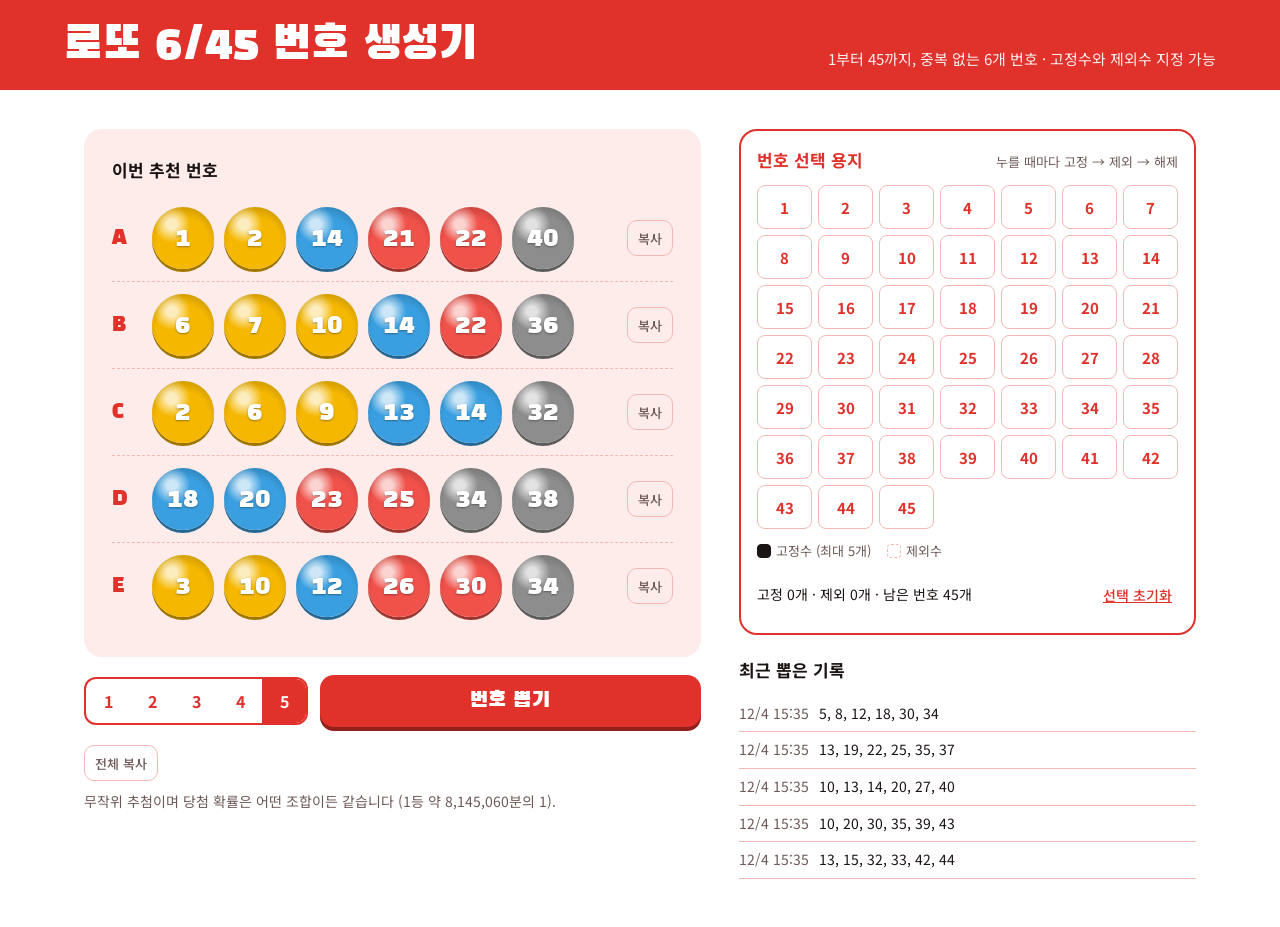
<file: lotto-web.html>
<!DOCTYPE html>
<html lang="ko">
<head>
<meta charset="UTF-8">
<meta name="viewport" content="width=device-width, initial-scale=1">
<title>로또 번호 생성기</title>
<link rel="preconnect" href="https://fonts.googleapis.com">
<link rel="preconnect" href="https://fonts.gstatic.com" crossorigin>
<link href="https://fonts.googleapis.com/css2?family=Black+Han+Sans&family=Noto+Sans+KR:wght@400;500;700&display=swap" rel="stylesheet">
<style>
/* VOICE everyday, a little festive
   IDEA the paper lotto slip: red printed grid you mark, and the draw result printed above it
   PICTURE rows of large glossy balls in the real lotto band colours
   COLOUR white paper, slip red #e0312b, ink near-black; night: deep red-black paper
   TYPE Black Han Sans for title and ball numerals + Noto Sans KR
   LAYOUT laptop: results wide on the left, slip grid + controls on the right; phone: title, results, controls, slip */
:root{color-scheme:light dark;--bg:light-dark(#ffffff,#170d0d);--ink:light-dark(#1b1414,#f4ecea);--red:light-dark(#e0312b,#ff5a4f);--soft:light-dark(#fdecea,#2a1715);--line:light-dark(#f2b8b3,#5a2a26);--mute:light-dark(#6d5a58,#bca8a5);--card:light-dark(#fff,#1f1212)}
:root[data-theme=light]{color-scheme:light}
:root[data-theme=dark]{color-scheme:dark}
*{box-sizing:border-box;min-width:0}
html,body{margin:0}
body{background:var(--bg);color:var(--ink);font:16px/1.55 "Noto Sans KR",system-ui,sans-serif;overflow-x:clip}
header{background:var(--red);color:#fff;padding:22px max(5vw,16px) 20px}
header .in{max-width:1240px;margin:0 auto;display:flex;flex-wrap:wrap;align-items:end;justify-content:space-between;gap:8px 24px}
h1{font:400 clamp(32px,5vw,46px)/1.05 "Black Han Sans",sans-serif;margin:0;letter-spacing:-.01em}
header p{margin:0;font-size:15px;opacity:.92}
main{max-width:1240px;margin:0 auto;padding:clamp(20px,3vw,40px) max(5vw,16px) 48px;display:grid;grid-template-columns:minmax(0,1.35fr) minmax(0,1fr);gap:clamp(20px,3vw,40px);align-items:start}
h2{font-size:17px;margin:0 0 12px}
.res{background:var(--soft);border-radius:18px;padding:clamp(16px,2.4vw,28px)}
.row{display:flex;align-items:center;gap:clamp(6px,1.2vw,12px);padding:12px 0;border-bottom:1px dashed var(--line)}
.row:last-child{border-bottom:0}
.tag{flex:none;width:28px;font:400 20px "Black Han Sans",sans-serif;color:var(--red)}
.balls{display:flex;gap:clamp(5px,1vw,10px);flex:1;flex-wrap:nowrap}
.ball{--c:#aaa;flex:0 0 auto;width:clamp(38px,6.4vw,62px);aspect-ratio:1;border-radius:50%;display:grid;place-items:center;font:400 clamp(17px,2.6vw,26px)/1 "Black Han Sans",sans-serif;color:#fff;text-shadow:0 1px 2px rgba(0,0,0,.35);background:radial-gradient(circle at 32% 28%,rgba(255,255,255,.75) 0 8%,transparent 30%),radial-gradient(circle at 50% 60%,var(--c) 55%,color-mix(in srgb,var(--c),#000 28%) 100%);box-shadow:0 3px 0 color-mix(in srgb,var(--c),#000 35%)}
.ball.fix{outline:3px solid var(--ink);outline-offset:2px}
.pop .ball{animation:pop .45s cubic-bezier(.3,1.6,.5,1) both}
@keyframes pop{from{transform:scale(.2) rotate(-90deg);opacity:0}}
@media(prefers-reduced-motion:reduce){.pop .ball{animation:none}}
.copy{flex:none;margin-left:auto;background:none;border:1px solid var(--line);color:var(--mute);border-radius:10px;font:500 13px "Noto Sans KR",sans-serif;min-height:36px;padding:0 10px;cursor:pointer}
.copy:hover{color:var(--ink);border-color:var(--red)}
.empty{color:var(--mute);padding:24px 0}
.ctl{display:flex;flex-wrap:wrap;gap:12px;align-items:center;margin-top:18px}
.seg{display:flex;border:2px solid var(--red);border-radius:12px;overflow:hidden}
.seg button{background:none;border:0;color:var(--red);font:700 16px "Noto Sans KR",sans-serif;min-width:44px;min-height:44px;cursor:pointer}
.seg button[aria-pressed=true]{background:var(--red);color:#fff}
.go{flex:1 1 180px;min-height:52px;border:0;border-radius:14px;background:var(--red);color:#fff;font:400 22px "Black Han Sans",sans-serif;cursor:pointer;box-shadow:0 4px 0 color-mix(in srgb,var(--red),#000 35%)}
.go:active{transform:translateY(3px);box-shadow:0 1px 0 color-mix(in srgb,var(--red),#000 35%)}
button:focus-visible{outline:3px solid var(--ink);outline-offset:2px}
.note{font-size:14px;color:var(--mute);margin:10px 0 0}
.slip{border:2px solid var(--red);border-radius:18px;padding:16px;background:var(--card)}
.slip h2{color:var(--red);display:flex;justify-content:space-between;align-items:baseline;gap:8px;flex-wrap:wrap}
.slip h2 small{font-weight:400;font-size:13px;color:var(--mute)}
.grid{display:grid;grid-template-columns:repeat(7,minmax(0,1fr));gap:6px}
.n{min-height:44px;border:1.5px solid var(--line);border-radius:8px;background:none;color:var(--red);font:700 15px "Noto Sans KR",sans-serif;cursor:pointer;position:relative}
.n:hover{border-color:var(--red)}
.n.in{background:var(--ink);border-color:var(--ink);color:var(--bg)}
.n.out{color:var(--mute);border-style:dashed;opacity:.6}
.n.out::after{content:"";position:absolute;left:18%;right:18%;top:50%;border-top:2px solid var(--mute);transform:rotate(-30deg)}
.legend{display:flex;flex-wrap:wrap;gap:6px 16px;font-size:13px;color:var(--mute);margin-top:12px}
.legend b{display:inline-block;width:14px;height:14px;border-radius:4px;vertical-align:-2px;margin-right:5px;border:1.5px solid var(--line)}
.legend .i{background:var(--ink);border-color:var(--ink)}
.legend .o{border-style:dashed}
.sum{display:flex;flex-wrap:wrap;gap:8px;align-items:center;margin-top:12px;font-size:14px}
.sum span{white-space:nowrap}
.reset{margin-left:auto;background:none;border:0;color:var(--red);font:500 14px "Noto Sans KR",sans-serif;min-height:44px;cursor:pointer;text-decoration:underline}
.hist{margin-top:22px}
.hist ol{list-style:none;margin:0;padding:0;font-size:14px;max-height:260px;overflow:auto}
.hist li{display:flex;gap:10px;padding:7px 0;border-bottom:1px solid var(--line);font-variant-numeric:tabular-nums}
.hist time{color:var(--mute);flex:none;white-space:nowrap}
.toast{position:fixed;left:50%;bottom:24px;transform:translateX(-50%);background:var(--ink);color:var(--bg);padding:10px 18px;border-radius:12px;font-size:14px;opacity:0;transition:opacity .2s;pointer-events:none}
.toast.on{opacity:1}
@media(max-width:820px){main{grid-template-columns:minmax(0,1fr)}}
@media(max-width:600px){.tag{width:20px;font-size:17px}.copy{display:none}.res{padding:12px}}
</style>
</head>
<body>
<header><div class="in">
  <h1>로또 6/45 번호 생성기</h1>
  <p>1부터 45까지, 중복 없는 6개 번호 · 고정수와 제외수 지정 가능</p>
</div></header>

<main>
  <section>
    <div class="res" aria-live="polite">
      <h2>이번 추천 번호</h2>
      <div id="out"></div>
    </div>
    <div class="ctl">
      <div class="seg" role="group" aria-label="게임 수" id="seg"></div>
      <button class="go" id="go">번호 뽑기</button>
    </div>
    <div class="ctl">
      <button class="copy" id="copyAll" style="display:inline-block;margin-left:0">전체 복사</button>
    </div>
    <p class="note">무작위 추첨이며 당첨 확률은 어떤 조합이든 같습니다 (1등 약 8,145,060분의 1).</p>
  </section>

  <aside>
    <div class="slip">
      <h2>번호 선택 용지 <small>누를 때마다 고정 → 제외 → 해제</small></h2>
      <div class="grid" id="grid"></div>
      <div class="legend"><span><b class="i"></b>고정수 (최대 5개)</span><span><b class="o"></b>제외수</span></div>
      <div class="sum"><span id="cnt"></span><button class="reset" id="reset">선택 초기화</button></div>
    </div>
    <div class="hist">
      <h2>최근 뽑은 기록</h2>
      <ol id="hist"></ol>
    </div>
  </aside>
</main>
<div class="toast" id="toast"></div>

<script>
{
  const $ = id => document.getElementById(id);
  const color = n => n <= 10 ? "#f5b700" : n <= 20 ? "#3a9fe0" : n <= 30 ? "#f0524a" : n <= 40 ? "#8d8d8d" : "#62b33c";
  const st = { games: 5, mark: {}, sets: [], hist: [] };
  try { Object.assign(st, JSON.parse(localStorage.getItem("lotto645") || "{}")); } catch (e) {}
  const save = () => { try { localStorage.setItem("lotto645", JSON.stringify({ games: st.games, mark: st.mark, hist: st.hist })); } catch (e) {} };

  const fixed = () => Object.keys(st.mark).filter(k => st.mark[k] === "in").map(Number);
  const banned = () => Object.keys(st.mark).filter(k => st.mark[k] === "out").map(Number);

  function rand(max) {
    if (window.crypto && crypto.getRandomValues) {
      const a = new Uint32Array(1), lim = Math.floor(4294967296 / max) * max;
      do crypto.getRandomValues(a); while (a[0] >= lim);
      return a[0] % max;
    }
    return Math.floor(Math.random() * max);
  }

  function draw() {
    const pick = new Set(fixed());
    const pool = [];
    for (let i = 1; i <= 45; i++) if (!pick.has(i) && st.mark[i] !== "out") pool.push(i);
    while (pick.size < 6) pick.add(pool.splice(rand(pool.length), 1)[0]);
    return [...pick].sort((a, b) => a - b);
  }

  const ballHtml = (n, i) => `<span class="ball${st.mark[n] === "in" ? " fix" : ""}" style="--c:${color(n)};animation-delay:${i * 70}ms">${n}</span>`;
  const label = i => "ABCDE"[i];

  function renderOut(animate) {
    const out = $("out");
    if (!st.sets.length) { out.innerHTML = '<p class="empty">아래 버튼을 눌러 번호를 뽑아 보세요.</p>'; return; }
    out.className = animate ? "pop" : "";
    out.innerHTML = st.sets.map((s, i) => `<div class="row"><span class="tag">${label(i)}</span><div class="balls">${s.map(ballHtml).join("")}</div><button class="copy" data-i="${i}">복사</button></div>`).join("");
  }

  function renderSeg() {
    $("seg").innerHTML = [1, 2, 3, 4, 5].map(n => `<button data-g="${n}" aria-pressed="${n === st.games}">${n}</button>`).join("");
  }

  function renderGrid() {
    let h = "";
    for (let i = 1; i <= 45; i++) {
      const m = st.mark[i];
      h += `<button class="n ${m || ""}" data-n="${i}" aria-label="${i}번 ${m === "in" ? "고정" : m === "out" ? "제외" : ""}">${i}</button>`;
    }
    $("grid").innerHTML = h;
    $("cnt").textContent = `고정 ${fixed().length}개 · 제외 ${banned().length}개 · 남은 번호 ${45 - banned().length}개`;
  }

  function renderHist() {
    $("hist").innerHTML = st.hist.length
      ? st.hist.map(h => `<li><time>${h.t}</time><span>${h.n.join(", ")}</span></li>`).join("")
      : '<li><span style="color:var(--mute)">아직 기록이 없습니다.</span></li>';
  }

  function toast(msg) {
    const t = $("toast");
    t.textContent = msg; t.classList.add("on");
    clearTimeout(toast.k); toast.k = setTimeout(() => t.classList.remove("on"), 1600);
  }

  async function copy(text) {
    try { await navigator.clipboard.writeText(text); toast("복사했습니다"); }
    catch (e) { toast("복사가 막혀 있어요. 직접 선택해 복사해 주세요."); }
  }

  function generate() {
    st.sets = Array.from({ length: st.games }, draw);
    const d = new Date(), t = `${d.getMonth() + 1}/${d.getDate()} ${String(d.getHours()).padStart(2, "0")}:${String(d.getMinutes()).padStart(2, "0")}`;
    st.hist = st.sets.map(n => ({ t, n })).concat(st.hist).slice(0, 30);
    renderOut(true); renderHist(); save();
  }

  $("go").addEventListener("click", generate);
  $("seg").addEventListener("click", e => {
    const b = e.target.closest("button"); if (!b) return;
    st.games = +b.dataset.g; renderSeg(); save();
  });
  $("grid").addEventListener("click", e => {
    const b = e.target.closest("button"); if (!b) return;
    const n = +b.dataset.n, m = st.mark[n];
    if (!m) {
      if (fixed().length >= 5) { st.mark[n] = "out"; toast("고정수는 최대 5개라서 제외수로 지정했어요"); }
      else st.mark[n] = "in";
    } else if (m === "in") st.mark[n] = "out";
    else delete st.mark[n];
    if (45 - banned().length < 6) { delete st.mark[n]; toast("최소 6개 번호는 남겨야 해요"); }
    renderGrid(); save();
  });
  $("reset").addEventListener("click", () => { st.mark = {}; renderGrid(); save(); });
  $("out").addEventListener("click", e => {
    const b = e.target.closest(".copy"); if (b) copy(st.sets[+b.dataset.i].join(", "));
  });
  $("copyAll").addEventListener("click", () => {
    if (!st.sets.length) return toast("먼저 번호를 뽑아 주세요");
    copy(st.sets.map((s, i) => `${label(i)}: ${s.join(", ")}`).join("\n"));
  });

  renderSeg(); renderGrid(); renderHist();
  st.sets = Array.from({ length: st.games }, draw);
  renderOut(true);
}
</script>
</body>
</html>
</file>
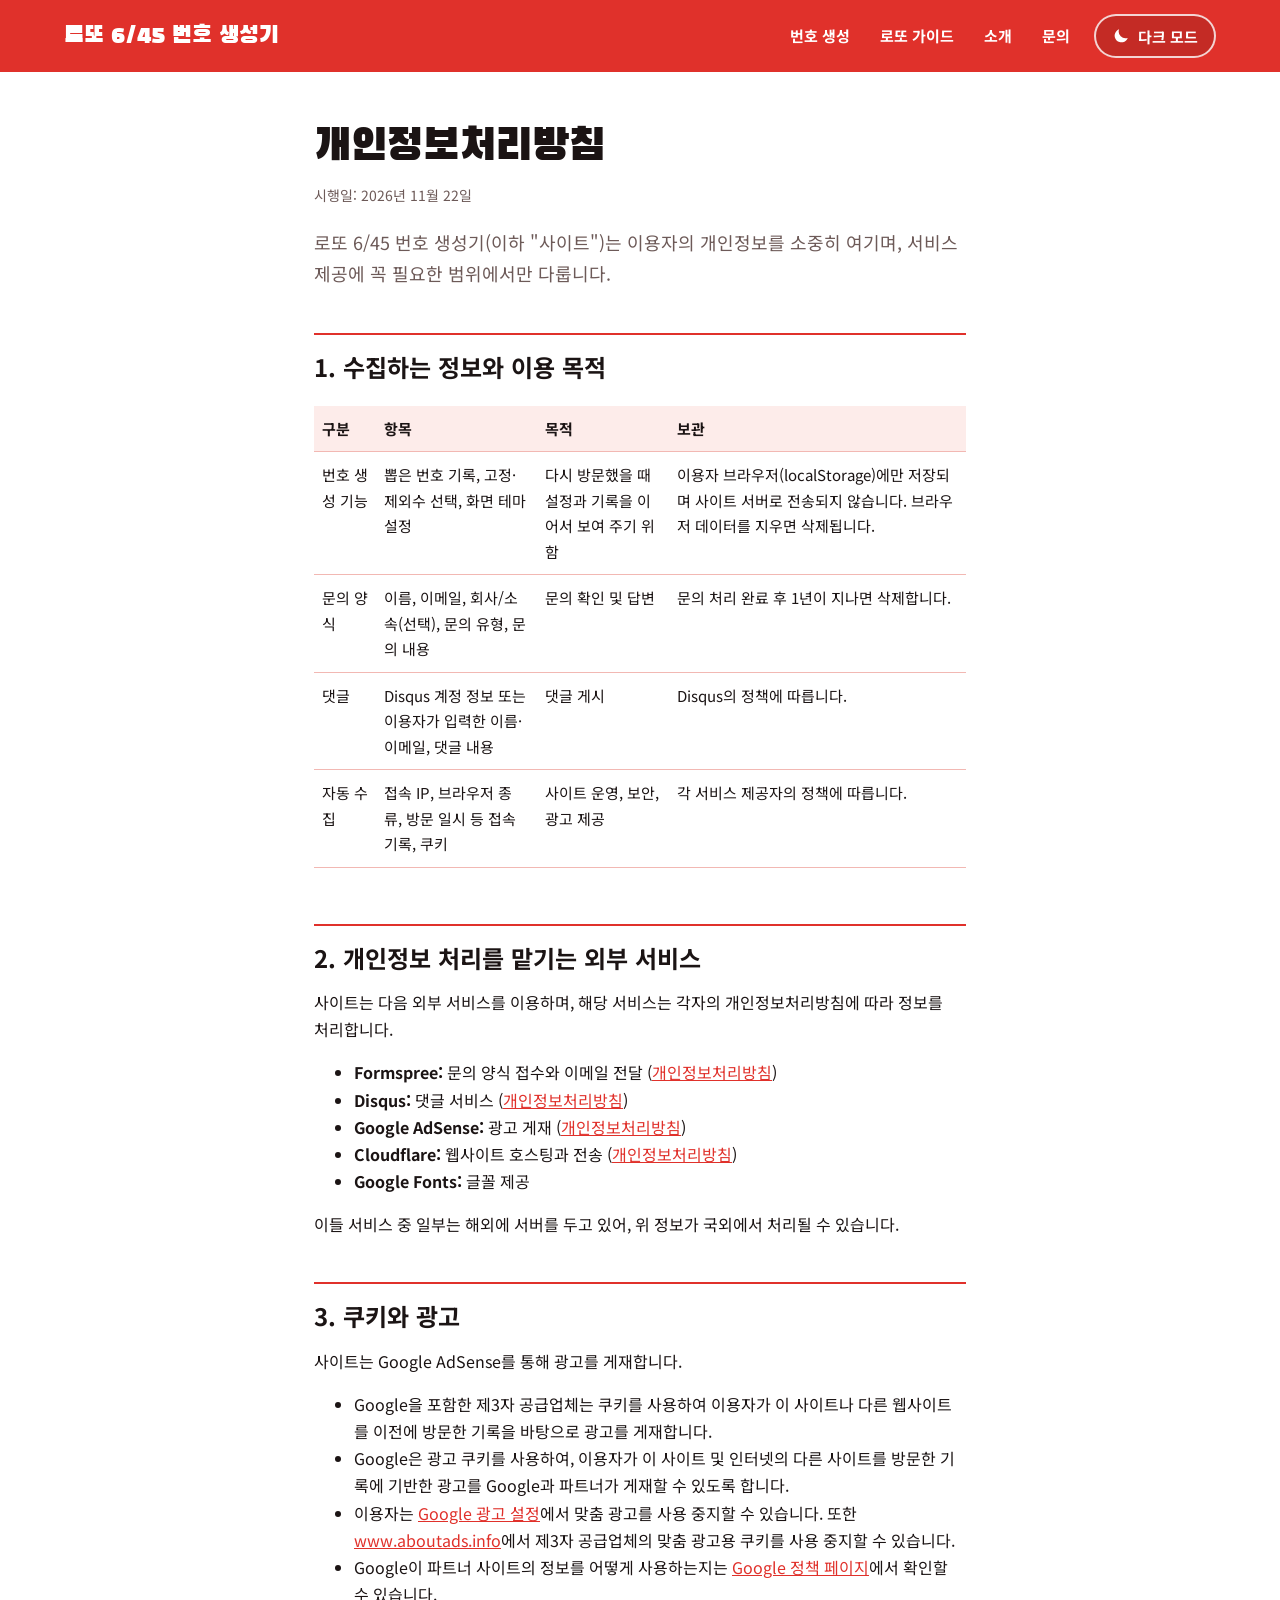
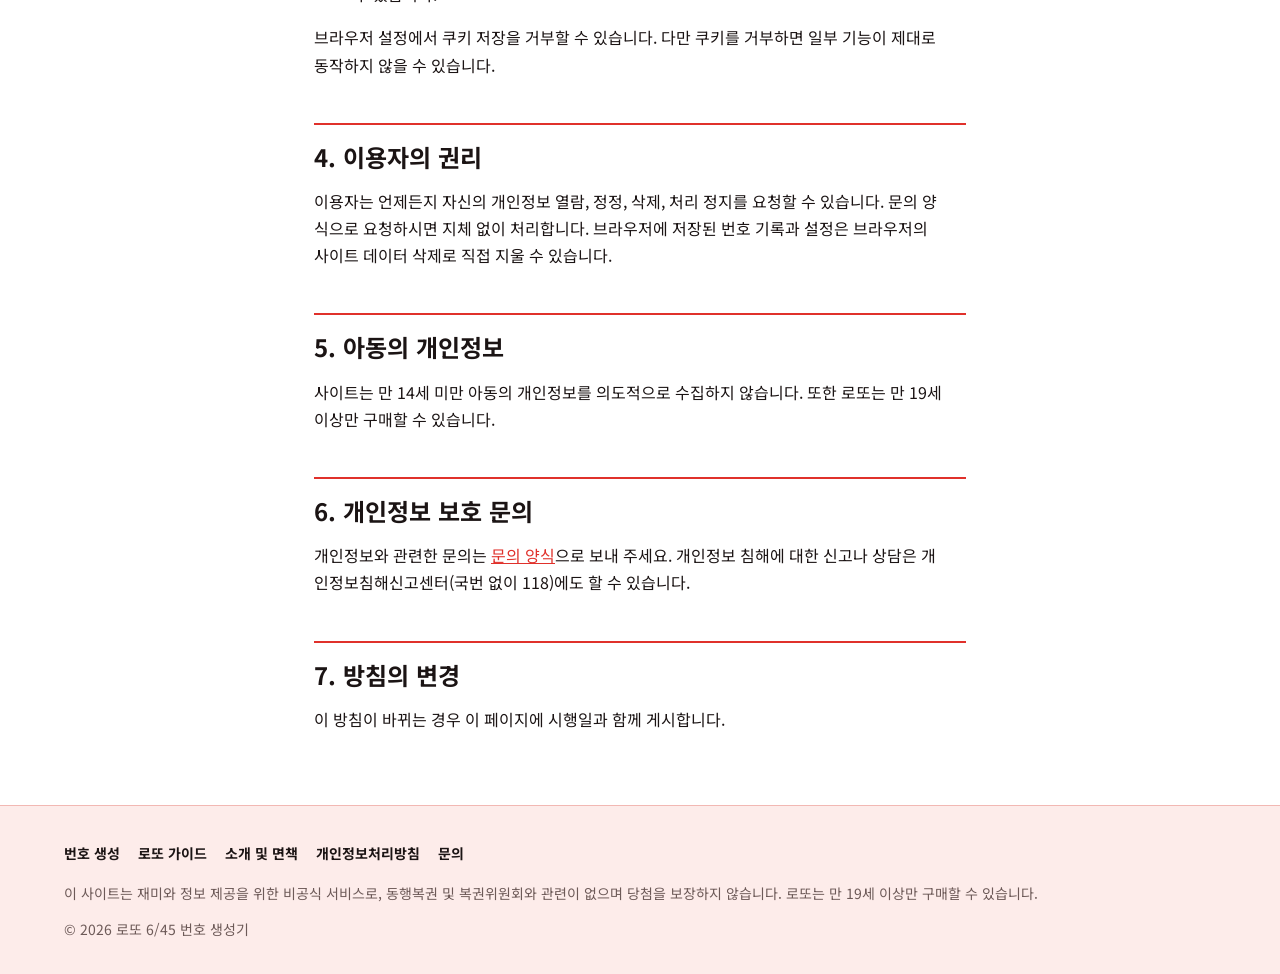
<file: privacy.html>
<!DOCTYPE html>
<html lang="ko">
<head>
<script async src="https://www.googletagmanager.com/gtm.js?id=GTM-5MSZVH2P"></script>
<script>
  window.dataLayer = window.dataLayer || [];
  function gtag(){dataLayer.push(arguments);}
  gtag('js', new Date());
</script>
<script type="text/javascript">
  (function(c,l,a,r,i,t,y){
    c[a]=c[a]||function(){(c[a].q=c[a].q||[]).push(arguments)};
    t=l.createElement(r);t.async=1;t.src="https://www.clarity.ms/tag/"+i;
    y=l.getElementsByTagName(r)[0];y.parentNode.insertBefore(t,y);
  })(window, document, "clarity", "script", "zj6li0sud2");
</script>
<meta charset="UTF-8">
<meta name="viewport" content="width=device-width, initial-scale=1">
<title>개인정보처리방침 - 로또 6/45 번호 생성기</title>
<meta name="description" content="로또 6/45 번호 생성기의 개인정보처리방침입니다. 수집 항목, 이용 목적, 쿠키와 광고, 외부 서비스, 이용자의 권리를 안내합니다.">
<meta name="google-adsense-account" content="ca-pub-9308636593112446">
<script async src="https://pagead2.googlesyndication.com/pagead/js/adsbygoogle.js?client=ca-pub-9308636593112446" crossorigin="anonymous"></script>
<script>try{var t=localStorage.getItem("lotto645-theme");if(t)document.documentElement.dataset.theme=t}catch(e){}</script>
<link rel="preconnect" href="https://fonts.googleapis.com">
<link rel="preconnect" href="https://fonts.gstatic.com" crossorigin>
<link href="https://fonts.googleapis.com/css2?family=Black+Han+Sans&family=Noto+Sans+KR:wght@400;500;700&display=swap" rel="stylesheet">
<link rel="stylesheet" href="site.css">
</head>
<body>
<header class="top"><div class="in">
  <a class="brand" href="./">로또 6/45 번호 생성기</a>
  <div class="tools">
    <nav aria-label="주 메뉴"><ul class="nav">
      <li><a href="./">번호 생성</a></li>
      <li><a href="guide.html">로또 가이드</a></li>
      <li><a href="about.html">소개</a></li>
      <li><a href="./#contact">문의</a></li>
    </ul></nav>
    <button class="theme" id="theme" aria-label="테마 바꾸기"></button>
  </div>
</div></header>

<main class="doc">
  <article>
    <h1>개인정보처리방침</h1>
    <p class="meta">시행일: 2026년 11월 22일</p>
    <p class="lead">로또 6/45 번호 생성기(이하 "사이트")는 이용자의 개인정보를 소중히 여기며, 서비스 제공에 꼭 필요한 범위에서만 다룹니다.</p>

    <h2>1. 수집하는 정보와 이용 목적</h2>
    <div class="scroll">
      <table class="t stack">
        <thead><tr><th>구분</th><th>항목</th><th>목적</th><th>보관</th></tr></thead>
        <tbody>
          <tr><td>번호 생성 기능</td><td>뽑은 번호 기록, 고정·제외수 선택, 화면 테마 설정</td><td>다시 방문했을 때 설정과 기록을 이어서 보여 주기 위함</td><td>이용자 브라우저(localStorage)에만 저장되며 사이트 서버로 전송되지 않습니다. 브라우저 데이터를 지우면 삭제됩니다.</td></tr>
          <tr><td>문의 양식</td><td>이름, 이메일, 회사/소속(선택), 문의 유형, 문의 내용</td><td>문의 확인 및 답변</td><td>문의 처리 완료 후 1년이 지나면 삭제합니다.</td></tr>
          <tr><td>댓글</td><td>Disqus 계정 정보 또는 이용자가 입력한 이름·이메일, 댓글 내용</td><td>댓글 게시</td><td>Disqus의 정책에 따릅니다.</td></tr>
          <tr><td>자동 수집</td><td>접속 IP, 브라우저 종류, 방문 일시 등 접속 기록, 쿠키</td><td>사이트 운영, 보안, 광고 제공</td><td>각 서비스 제공자의 정책에 따릅니다.</td></tr>
        </tbody>
      </table>
    </div>

    <h2>2. 개인정보 처리를 맡기는 외부 서비스</h2>
    <p>사이트는 다음 외부 서비스를 이용하며, 해당 서비스는 각자의 개인정보처리방침에 따라 정보를 처리합니다.</p>
    <ul>
      <li><strong>Formspree:</strong> 문의 양식 접수와 이메일 전달 (<a href="https://formspree.io/legal/privacy-policy" rel="noopener">개인정보처리방침</a>)</li>
      <li><strong>Disqus:</strong> 댓글 서비스 (<a href="https://help.disqus.com/en/articles/1717103-disqus-privacy-policy" rel="noopener">개인정보처리방침</a>)</li>
      <li><strong>Google AdSense:</strong> 광고 게재 (<a href="https://policies.google.com/privacy?hl=ko" rel="noopener">개인정보처리방침</a>)</li>
      <li><strong>Cloudflare:</strong> 웹사이트 호스팅과 전송 (<a href="https://www.cloudflare.com/ko-kr/privacypolicy/" rel="noopener">개인정보처리방침</a>)</li>
      <li><strong>Google Fonts:</strong> 글꼴 제공</li>
    </ul>
    <p>이들 서비스 중 일부는 해외에 서버를 두고 있어, 위 정보가 국외에서 처리될 수 있습니다.</p>

    <h2>3. 쿠키와 광고</h2>
    <p>사이트는 Google AdSense를 통해 광고를 게재합니다.</p>
    <ul>
      <li>Google을 포함한 제3자 공급업체는 쿠키를 사용하여 이용자가 이 사이트나 다른 웹사이트를 이전에 방문한 기록을 바탕으로 광고를 게재합니다.</li>
      <li>Google은 광고 쿠키를 사용하여, 이용자가 이 사이트 및 인터넷의 다른 사이트를 방문한 기록에 기반한 광고를 Google과 파트너가 게재할 수 있도록 합니다.</li>
      <li>이용자는 <a href="https://adssettings.google.com/" rel="noopener">Google 광고 설정</a>에서 맞춤 광고를 사용 중지할 수 있습니다. 또한 <a href="https://www.aboutads.info/choices/" rel="noopener">www.aboutads.info</a>에서 제3자 공급업체의 맞춤 광고용 쿠키를 사용 중지할 수 있습니다.</li>
      <li>Google이 파트너 사이트의 정보를 어떻게 사용하는지는 <a href="https://policies.google.com/technologies/partner-sites?hl=ko" rel="noopener">Google 정책 페이지</a>에서 확인할 수 있습니다.</li>
    </ul>
    <p>브라우저 설정에서 쿠키 저장을 거부할 수 있습니다. 다만 쿠키를 거부하면 일부 기능이 제대로 동작하지 않을 수 있습니다.</p>

    <h2>4. 이용자의 권리</h2>
    <p>이용자는 언제든지 자신의 개인정보 열람, 정정, 삭제, 처리 정지를 요청할 수 있습니다. 문의 양식으로 요청하시면 지체 없이 처리합니다. 브라우저에 저장된 번호 기록과 설정은 브라우저의 사이트 데이터 삭제로 직접 지울 수 있습니다.</p>

    <h2>5. 아동의 개인정보</h2>
    <p>사이트는 만 14세 미만 아동의 개인정보를 의도적으로 수집하지 않습니다. 또한 로또는 만 19세 이상만 구매할 수 있습니다.</p>

    <h2>6. 개인정보 보호 문의</h2>
    <p>개인정보와 관련한 문의는 <a href="./#contact">문의 양식</a>으로 보내 주세요. 개인정보 침해에 대한 신고나 상담은 개인정보침해신고센터(국번 없이 118)에도 할 수 있습니다.</p>

    <h2>7. 방침의 변경</h2>
    <p>이 방침이 바뀌는 경우 이 페이지에 시행일과 함께 게시합니다.</p>
  </article>
</main>

<footer class="foot"><div class="in">
  <nav aria-label="하단 메뉴">
    <a href="./">번호 생성</a><a href="guide.html">로또 가이드</a><a href="about.html">소개 및 면책</a><a href="privacy.html" aria-current="page">개인정보처리방침</a><a href="./#contact">문의</a>
  </nav>
  <p>이 사이트는 재미와 정보 제공을 위한 비공식 서비스로, 동행복권 및 복권위원회와 관련이 없으며 당첨을 보장하지 않습니다. 로또는 만 19세 이상만 구매할 수 있습니다.</p>
  <p>© 2026 로또 6/45 번호 생성기</p>
</div></footer>
<script src="common.js"></script>
</body>
</html>
</file>
<file: site.css>
/* Shared styles for every page: theme colours, top bar, navigation, footer, article pages. */
:root{color-scheme:light;--bg:#ffffff;--ink:#1b1414;--red:#e0312b;--soft:#fdecea;--line:#f2b8b3;--mute:#6d5a58;--card:#fff;--ok:#1d7a3a;--head:#e0312b}
:root[data-theme=dark]{color-scheme:dark;--bg:#170d0d;--ink:#f4ecea;--red:#ff5a4f;--soft:#2a1715;--line:#5a2a26;--mute:#bca8a5;--card:#1f1212;--ok:#6fd28f;--head:#a8231c}
@media(prefers-color-scheme:dark){:root:not([data-theme]){color-scheme:dark;--bg:#170d0d;--ink:#f4ecea;--red:#ff5a4f;--soft:#2a1715;--line:#5a2a26;--mute:#bca8a5;--card:#1f1212;--ok:#6fd28f;--head:#a8231c}}
*{box-sizing:border-box;min-width:0}
html,body{margin:0}
body{background:var(--bg);color:var(--ink);font:16px/1.7 "Noto Sans KR",system-ui,sans-serif;overflow-x:clip}
a{color:var(--red)}

/* top bar + navigation */
.top{background:var(--head);color:#fff;padding:14px max(5vw,16px)}
.top .in{max-width:1240px;margin:0 auto;display:flex;flex-wrap:wrap;align-items:center;justify-content:space-between;gap:10px 24px}
.brand{font:400 24px/1.1 "Black Han Sans",sans-serif;color:#fff;text-decoration:none}
.nav{display:flex;flex-wrap:wrap;gap:4px 6px;margin:0;padding:0;list-style:none}
.nav a{display:inline-flex;align-items:center;min-height:40px;padding:0 12px;border-radius:20px;color:#fff;text-decoration:none;font-weight:700;font-size:15px}
.nav a:hover{background:rgba(0,0,0,.18)}
.nav a[aria-current=page]{background:rgba(0,0,0,.25)}
.nav a:focus-visible{outline:3px solid #fff;outline-offset:2px}
.theme{flex:none;display:inline-flex;align-items:center;gap:8px;min-height:44px;padding:0 16px;border:2px solid rgba(255,255,255,.8);border-radius:22px;background:rgba(0,0,0,.12);color:#fff;font:700 15px "Noto Sans KR",sans-serif;cursor:pointer}
.theme:hover{background:rgba(0,0,0,.25)}
.theme svg{width:18px;height:18px;fill:currentColor}
.theme:focus-visible{outline:3px solid #fff;outline-offset:2px}
.tools{display:flex;flex-wrap:wrap;align-items:center;gap:8px 12px}

/* article pages */
.doc{max-width:780px;margin:0 auto;padding:clamp(28px,4vw,56px) max(5vw,16px) 56px}
.doc h1{font:400 clamp(32px,5vw,44px)/1.1 "Black Han Sans",sans-serif;margin:0 0 12px;color:var(--ink)}
.doc .lead{font-size:18px;color:var(--mute);margin:0 0 28px}
.doc h2{font:700 24px/1.3 "Noto Sans KR",sans-serif;margin:44px 0 12px;padding-top:16px;border-top:2px solid var(--red)}
.doc h3{font-size:18px;margin:28px 0 8px}
.doc p,.doc li{max-width:70ch}
.doc .meta{font-size:14px;color:var(--mute);margin:0 0 20px}
.toc{background:var(--soft);border-radius:14px;padding:16px 20px;margin:0 0 8px}
.toc strong{display:block;margin-bottom:6px}
.toc ol{margin:0;padding-left:20px}
.box{background:var(--soft);border-left:4px solid var(--red);border-radius:0 12px 12px 0;padding:14px 18px;margin:18px 0}
.scroll{overflow-x:auto}
table.t{border-collapse:collapse;width:100%;font-size:15px;margin:12px 0}
table.t th,table.t td{border-bottom:1px solid var(--line);padding:10px 8px;text-align:left;vertical-align:top}
table.t th{background:var(--soft);white-space:nowrap}
table.t td.num{text-align:right;white-space:nowrap;font-variant-numeric:tabular-nums}
details{border-bottom:1px solid var(--line);padding:12px 0}
summary{cursor:pointer;font-weight:700;min-height:28px}
details p{margin:10px 0 0}
.cta{display:inline-flex;align-items:center;min-height:48px;padding:0 22px;border-radius:14px;background:var(--red);color:#fff;text-decoration:none;font:400 19px "Black Han Sans",sans-serif;margin-top:8px}

/* footer */
.foot{background:var(--soft);border-top:1px solid var(--line);padding:32px max(5vw,16px);font-size:14px;color:var(--mute)}
.foot .in{max-width:1240px;margin:0 auto;display:grid;gap:12px}
.foot nav{display:flex;flex-wrap:wrap;gap:4px 18px}
.foot nav a{color:var(--ink);font-weight:700;text-decoration:none;min-height:32px;display:inline-flex;align-items:center}
.foot nav a:hover{color:var(--red)}
.foot p{margin:0}

@media(max-width:600px){table.stack thead{display:none}table.stack tr{display:grid;padding:10px 0;border-bottom:1px solid var(--line)}table.stack td{border:0;padding:3px 0;display:grid;grid-template-columns:4.5em minmax(0,1fr);gap:8px}table.stack td::before{content:attr(data-l);font-weight:700;color:var(--mute)}}
@media(max-width:600px){table.t{font-size:13px}table.t th,table.t td{padding:8px 5px}.brand{font-size:21px}}
</file>
